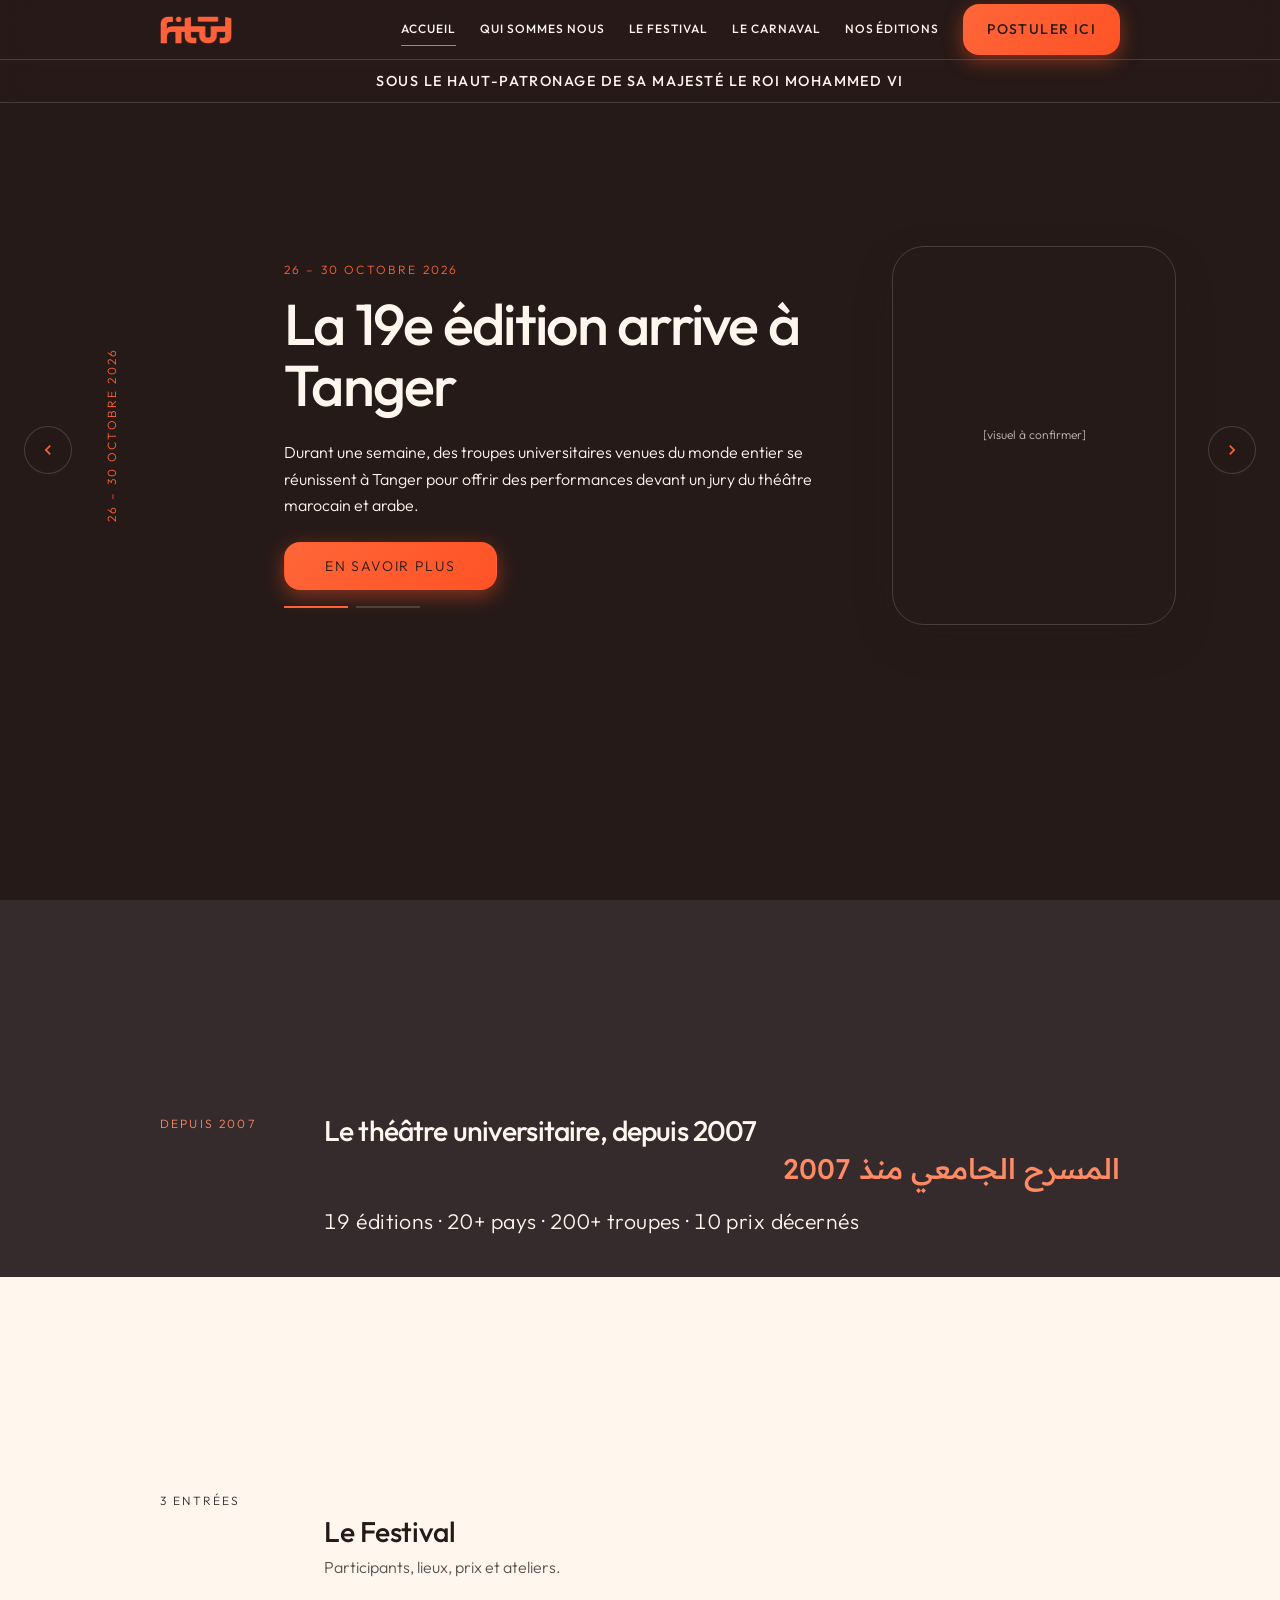
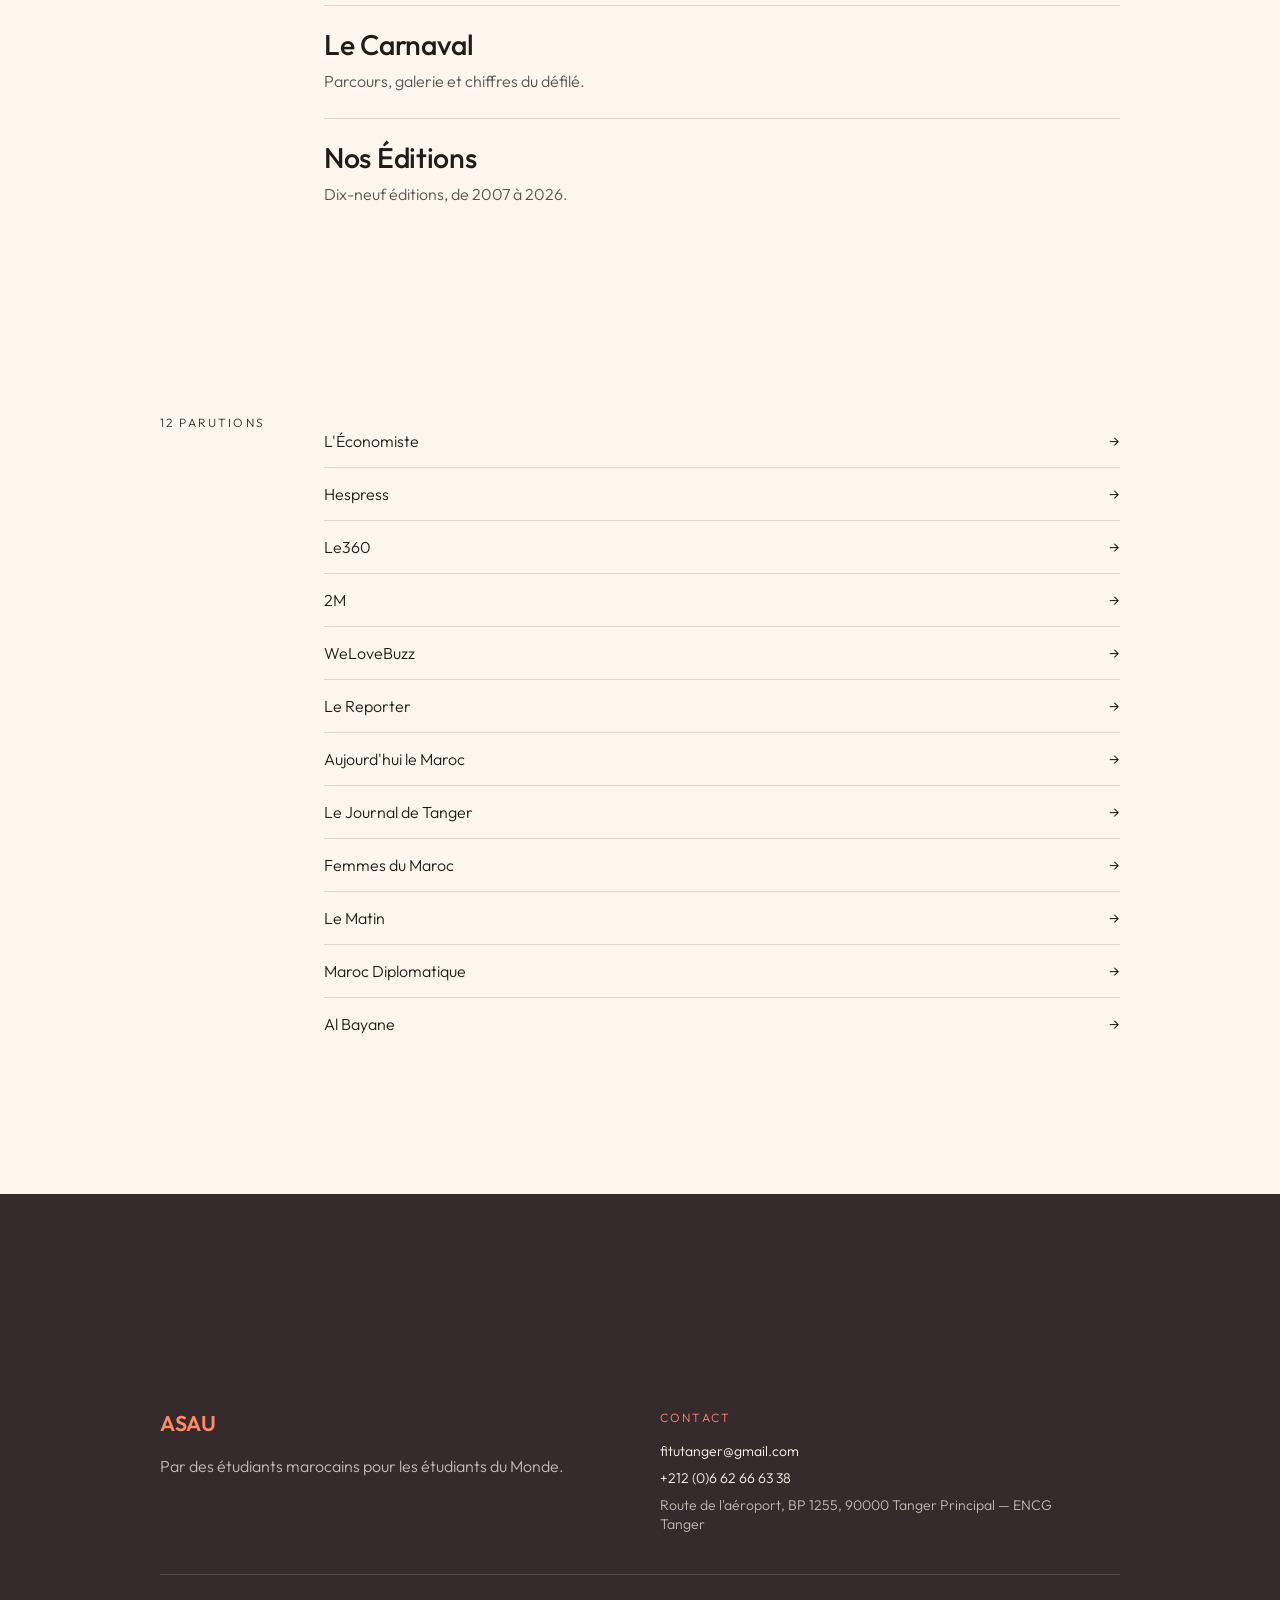
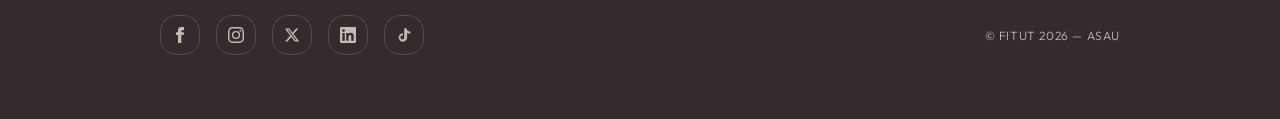
<file: index.html>
<!DOCTYPE html>
<html lang="fr">
<head>
  <meta charset="UTF-8">
  <meta name="viewport" content="width=device-width, initial-scale=1.0, viewport-fit=cover">
  <title>FITUT 2026 — Festival International du Théâtre Universitaire de Tanger</title>
  <meta name="description" content="19e édition du Festival International du Théâtre Universitaire de Tanger, du 26 au 30 octobre 2026. Troupes du monde entier, carnaval, ateliers et compétition officielle.">
  <meta name="robots" content="index, follow">
  <meta name="author" content="Association de l'Action Universitaire (ASAU)">
  <link rel="canonical" href="https://www.fitut.ma/">

  <meta property="og:type" content="website">
  <meta property="og:site_name" content="FITUT">
  <meta property="og:locale" content="fr_MA">
  <meta property="og:title" content="FITUT 2026 — Festival International du Théâtre Universitaire de Tanger">
  <meta property="og:description" content="Du 26 au 30 octobre 2026 à Tanger. Des troupes universitaires du monde entier réunies par la passion du théâtre.">
  <meta property="og:url" content="https://www.fitut.ma/">
  <meta property="og:image" content="https://www.fitut.ma/media/og/accueil.jpg">
  <meta name="twitter:card" content="summary_large_image">

  <link rel="preconnect" href="https://fonts.googleapis.com">
  <link rel="preconnect" href="https://fonts.gstatic.com" crossorigin>
  <link href="https://fonts.googleapis.com/css2?family=Outfit:wght@300;400;500;600&family=Readex+Pro:wght@300;500;600&display=swap" rel="stylesheet">
  <link rel="stylesheet" href="style.css">

  <script type="application/ld+json">
  {
    "@context": "https://schema.org",
    "@type": "Festival",
    "name": "Festival International du Théâtre Universitaire de Tanger",
    "alternateName": "FITUT",
    "url": "https://www.fitut.ma/",
    "startDate": "2026-10-26",
    "endDate": "2026-10-30",
    "eventStatus": "https://schema.org/EventScheduled",
    "eventAttendanceMode": "https://schema.org/OfflineEventAttendanceMode",
    "description": "19e édition du Festival International du Théâtre Universitaire de Tanger : compétition officielle, carnaval, ateliers et hommages.",
    "location": {
      "@type": "Place",
      "name": "Tanger",
      "address": {
        "@type": "PostalAddress",
        "streetAddress": "Route de l'aéroport, BP 1255",
        "addressLocality": "Tanger",
        "postalCode": "90000",
        "addressCountry": "MA"
      }
    },
    "organizer": {
      "@type": "Organization",
      "name": "Association de l'Action Universitaire (ASAU)",
      "url": "https://www.fitut.ma/",
      "email": "fitutanger@gmail.com",
      "telephone": "+212662666338"
    }
  }
  </script>
</head>
<body>

  <a class="skip-link" href="#contenu">Aller au contenu</a>

  <div id="site-header"></div>

  <!-- BANDEAU HAUT-PATRONAGE -->
  <div class="fixed-banner">
    <div class="banner-content">
      Sous le Haut-Patronage de Sa Majesté le Roi Mohammed VI
    </div>
  </div>

  <!-- ============ HERO (LOT 4 phase A, repris) — fil d'annonces, fitut-design §16 ============
       Rendu entièrement par assets/js/annonces.js depuis data/annonces.json : rien de codé
       en dur ici, le nombre de vues vient des données. -->
  <section class="hero registre-encre" id="hero" aria-label="Actualités du festival">
    <div class="hero-fil" id="heroFil"></div>
  </section>

  <main id="contenu">

  <!-- ============ CHIFFRES (LOT 4 phase B, composition B — §16/§23) ============
       Registre rideau : seule interruption de la page, en position unique
       (§6 — jamais deux blocs rideau consécutifs). Relevé cumulé du festival
       (CLAUDE.md §6, « Historique »), pas les chiffres d'une seule édition —
       5 000+ spectateurs (2025) volontairement exclu de ce relevé cumulé.
       Réutilise le format §23 (ligne mono à séparateurs « · ») plutôt qu'un
       9e composant — voir §15 de la skill. -->
  <section class="chiffres-section registre-rideau">
    <div class="grille-regie">
      <div class="marge-regie">
        <p class="surtitre">Depuis 2007</p>
      </div>
      <div class="contenu-regie apparition">
        <!-- Traduction arabe candidate, non validée par un locuteur natif —
             à faire relire par le comité avant mise en ligne (voir échange
             avec l'utilisateur, LOT 4 phase B). Ne pas considérer comme acquise. -->
        <h2 class="titre-bilingue">
          <span lang="fr">Le théâtre universitaire, depuis 2007</span>
          <span lang="ar" dir="rtl">المسرح الجامعي منذ 2007</span><!-- [traduction à valider] -->
        </h2>
        <p class="releve-chiffres"><span class="compteur">19</span> éditions · <span class="compteur">20+</span> pays · <span class="compteur">200+</span> troupes · <span class="compteur">10</span> prix décernés</p>
      </div>
    </div>
  </section>

  <!-- ============ EXPLORER ============
       Registre papier : trois liens vers des pages à lire, pas des images à
       regarder (§15 — sortir de la carte). Descriptifs tirés du contenu réel
       de chaque page (CLAUDE.md §2), pas de superlatif (§35). -->
  <section class="explorer-section registre-papier">
    <div class="grille-regie">
      <div class="marge-regie">
        <p class="surtitre">3 entrées</p>
      </div>
      <div class="contenu-regie apparition">
        <ul class="index-liens">
          <li>
            <a href="le-festival.html">Le Festival</a>
            <span class="index-liens-detail">Participants, lieux, prix et ateliers.</span>
          </li>
          <li>
            <a href="le-carnaval.html">Le Carnaval</a>
            <span class="index-liens-detail">Parcours, galerie et chiffres du défilé.</span>
          </li>
          <li>
            <a href="nos-editions.html">Nos Éditions</a>
            <span class="index-liens-detail">Dix-neuf éditions, de 2007 à 2026.</span>
          </li>
        </ul>
      </div>
    </div>
  </section>

  <!-- ============ PRESSE ============
       Registre papier : liste de références, pas de bandeau de logos
       défilant (§36). Média + lien uniquement — aucun titre d'article ni
       date reconstruits : cette donnée n'est pas confirmée (§35), voir
       CLAUDE.md §7. -->
  <section class="presse-section registre-papier">
    <div class="grille-regie">
      <div class="marge-regie">
        <p class="surtitre">12 parutions</p>
      </div>
      <div class="contenu-regie apparition">
        <ul class="liste-presse">
          <li><a href="https://www.leconomiste.com/flash-infos/diapo-tanger-le-festival-de-theatre-universitaire-demarre-sa-12e-edition" target="_blank" rel="noopener">L'Économiste <span class="liste-presse-fleche" aria-hidden="true">→</span></a></li>
          <li><a href="https://fr.hespress.com/25436-12e-fitu-de-tanger-la-troupe-theatrale-universitaire-de-fes-sadjuge-le-grand-prix.html" target="_blank" rel="noopener">Hespress <span class="liste-presse-fleche" aria-hidden="true">→</span></a></li>
          <li><a href="https://fr.le360.ma/culture/le-fitut-rend-hommage-a-nora-skalli-92713" target="_blank" rel="noopener">Le360 <span class="liste-presse-fleche" aria-hidden="true">→</span></a></li>
          <li><a href="https://2m.ma/fr/programme/pop-up-news-salwa-zarhane-un-talent-en-devenir-20191025/" target="_blank" rel="noopener">2M <span class="liste-presse-fleche" aria-hidden="true">→</span></a></li>
          <li><a href="https://www.welovebuzz.com/fitut-levenement-culturel-qui-depoussiere-le-theatre-universitaire/" target="_blank" rel="noopener">WeLoveBuzz <span class="liste-presse-fleche" aria-hidden="true">→</span></a></li>
          <li><a href="https://www.lereporter.ma/breves-culture/fitut-theatre-universitaire/" target="_blank" rel="noopener">Le Reporter <span class="liste-presse-fleche" aria-hidden="true">→</span></a></li>
          <li><a href="http://aujourdhui.ma/culture/13eme-festival-international-du-theatre-universitaire-de-tanger-cest-parti" target="_blank" rel="noopener">Aujourd'hui le Maroc <span class="liste-presse-fleche" aria-hidden="true">→</span></a></li>
          <li><a href="https://www.lejournaldetanger.com/tombee-de-rideau-sur-la-14eme-edition-du-fitut-le-palmares/" target="_blank" rel="noopener">Le Journal de Tanger <span class="liste-presse-fleche" aria-hidden="true">→</span></a></li>
          <li><a href="https://femmesdumaroc.com/actualite/fitut-voici-le-palmares-71853" target="_blank" rel="noopener">Femmes du Maroc <span class="liste-presse-fleche" aria-hidden="true">→</span></a></li>
          <li><a href="https://lematin.ma/journal/2021/tanger-animee-festival-international-theatre-universitaire/366511.html" target="_blank" rel="noopener">Le Matin <span class="liste-presse-fleche" aria-hidden="true">→</span></a></li>
          <li><a href="https://maroc-diplomatique.net/cloture-de-la-14eme-edition-du-festival-international/" target="_blank" rel="noopener">Maroc Diplomatique <span class="liste-presse-fleche" aria-hidden="true">→</span></a></li>
          <li><a href="https://albayane.press.ma/grand-prix-pour-la-piece-cantico-negro.html" target="_blank" rel="noopener">Al Bayane <span class="liste-presse-fleche" aria-hidden="true">→</span></a></li>
        </ul>
      </div>
    </div>
  </section>

  </main>

  <footer id="site-footer" class="site-footer registre-rideau"></footer>

  <script src="partials.js"></script>
  <script src="assets/js/annonces.js"></script>
  <script src="main.js"></script>
</body>
</html>
</file>
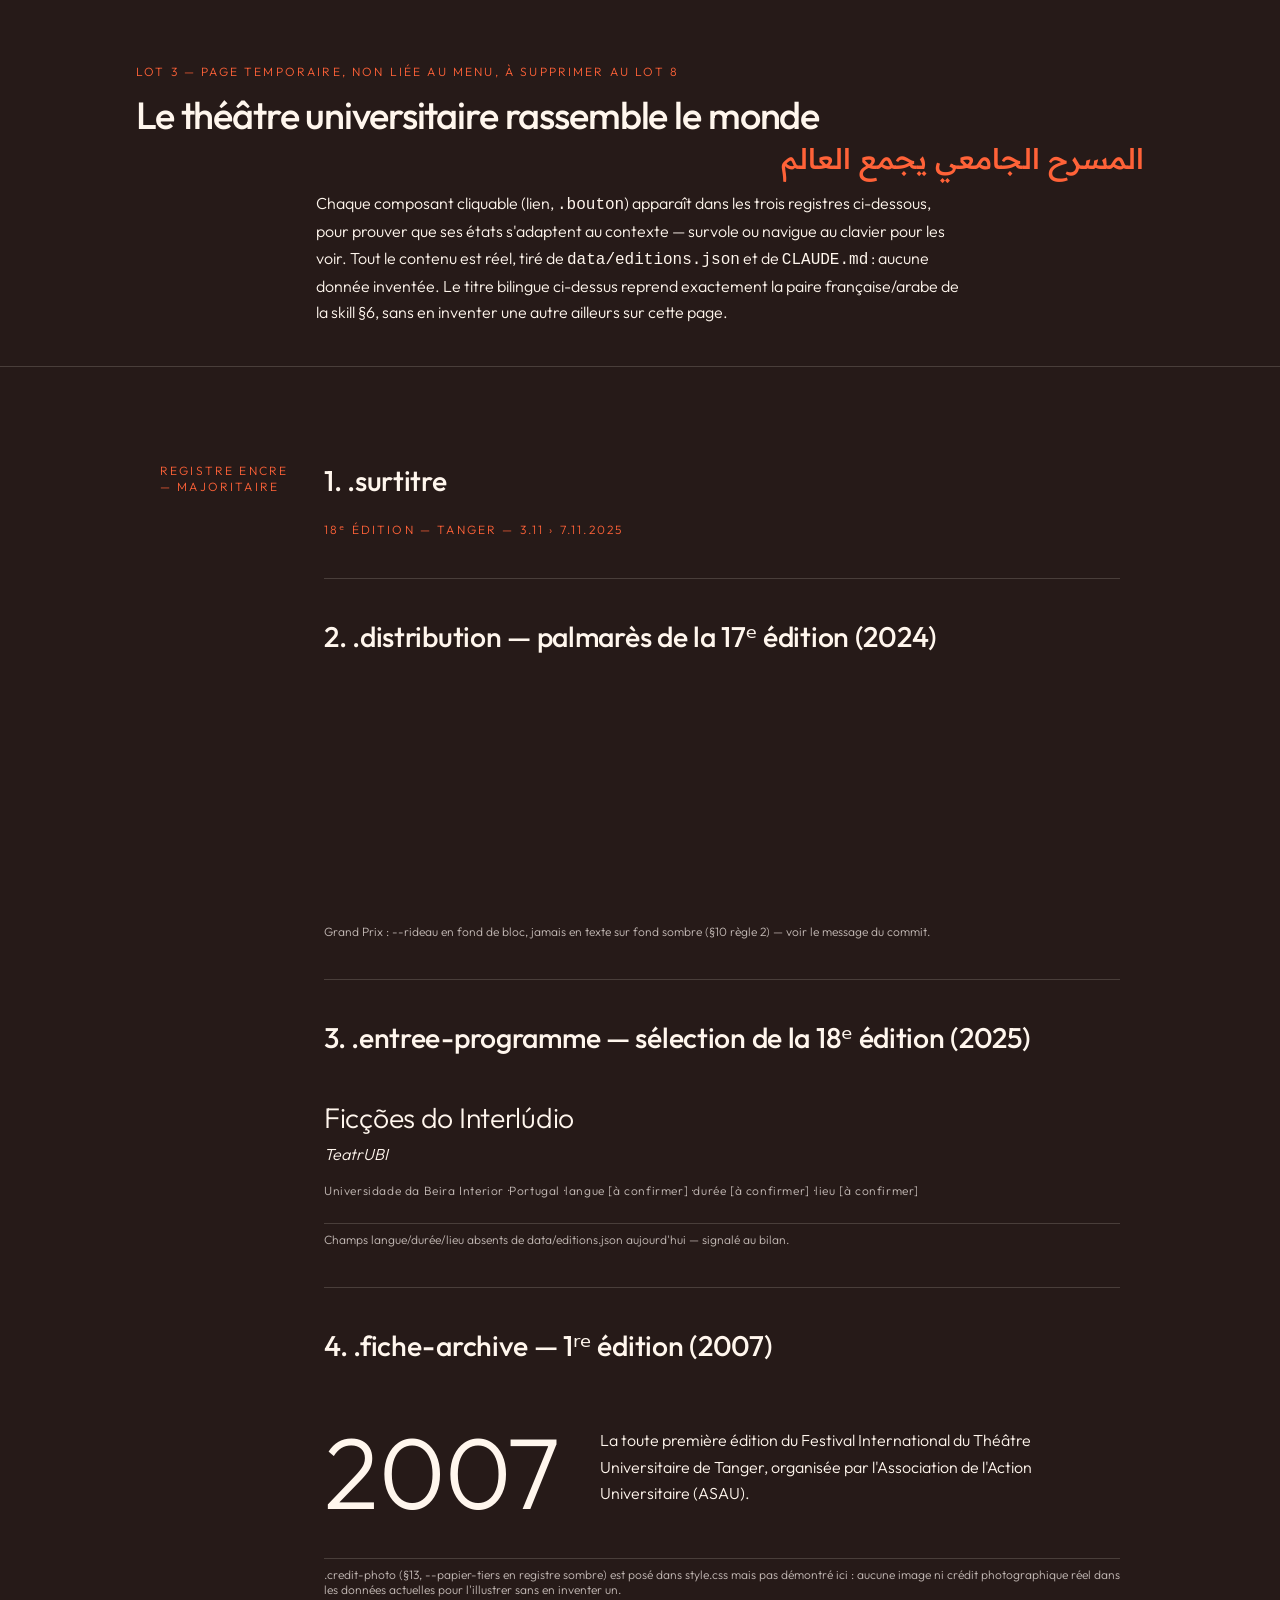
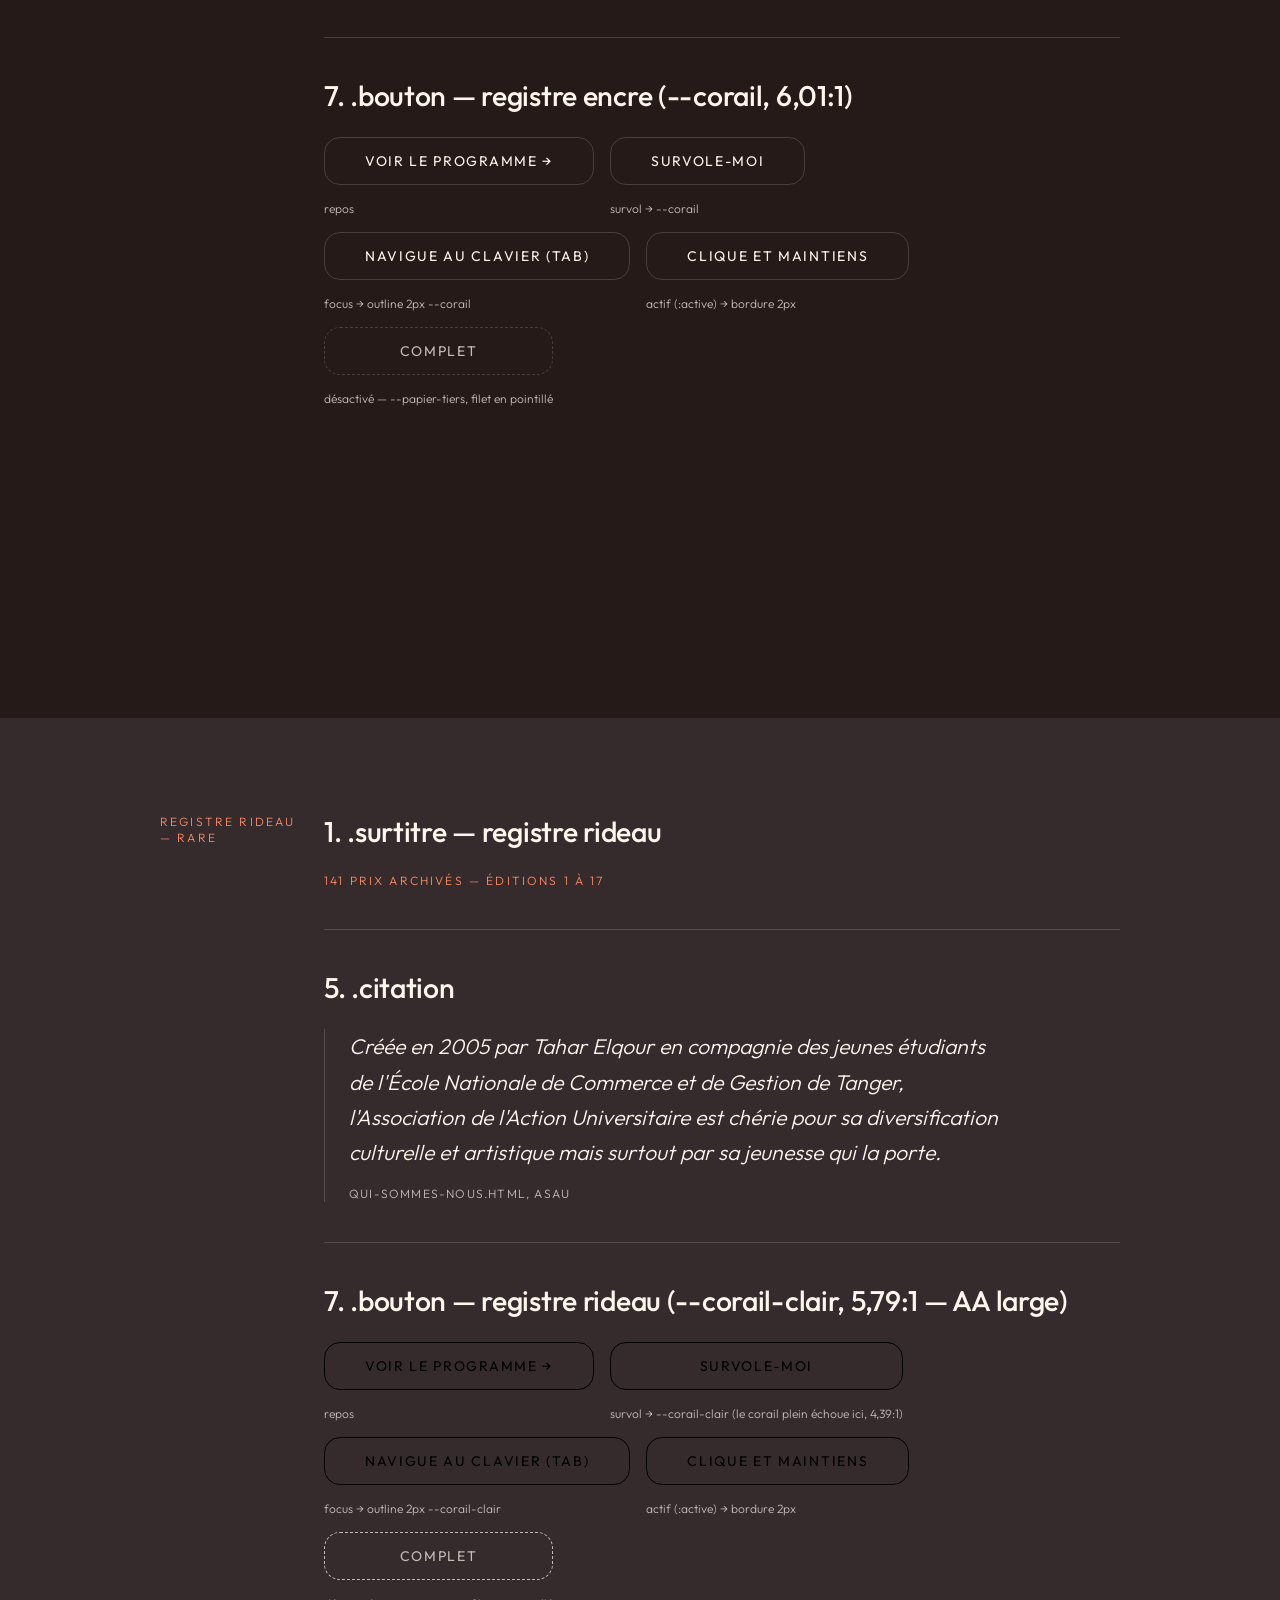
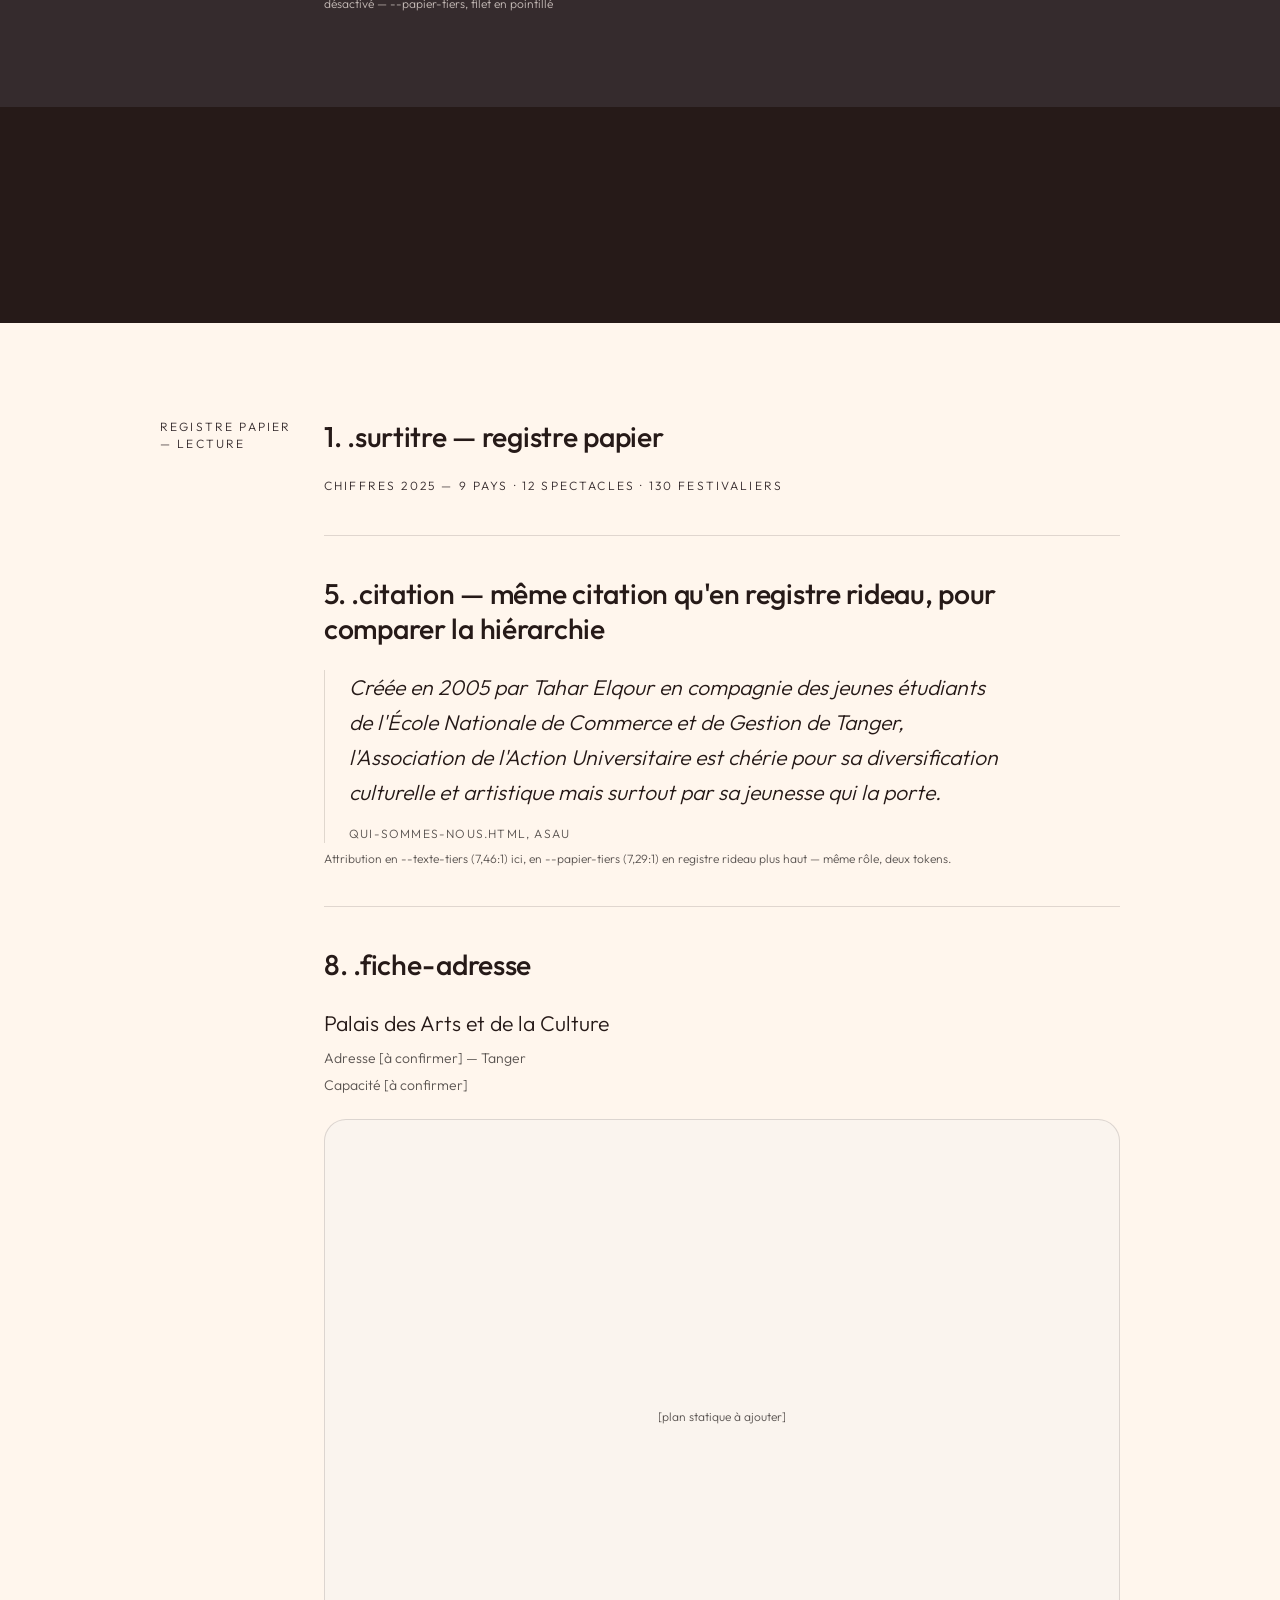
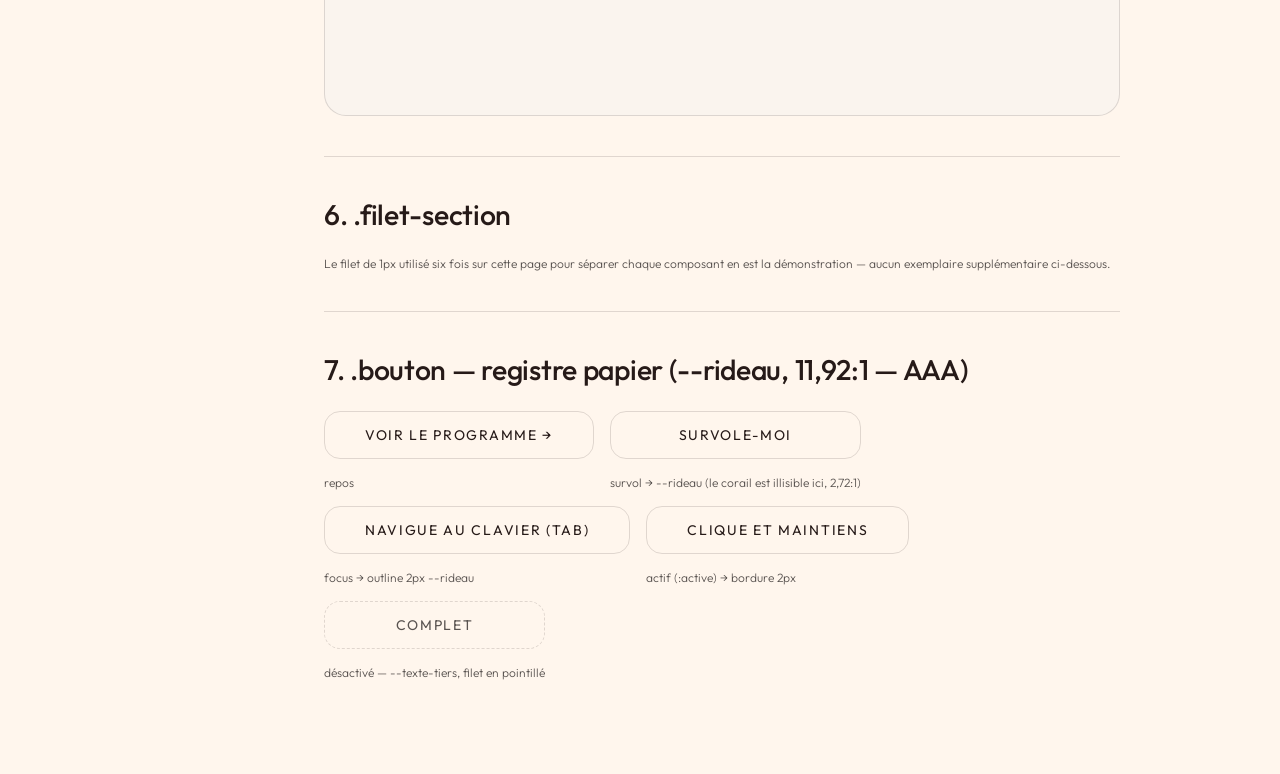
<file: composants.html>
<!DOCTYPE html>
<html lang="fr">
<head>
  <meta charset="UTF-8">
  <meta name="viewport" content="width=device-width, initial-scale=1.0, viewport-fit=cover">
  <title>Démonstration des 8 composants — LOT 3 (page temporaire)</title>
  <meta name="robots" content="noindex, nofollow">

  <!-- Polices : CDN Google Fonts pendant le développement, voir CLAUDE.md §9
       (dette technique). Bascule vers du .woff2 auto-hébergé au LOT 8. -->
  <link rel="preconnect" href="https://fonts.googleapis.com">
  <link rel="preconnect" href="https://fonts.gstatic.com" crossorigin>
  <link href="https://fonts.googleapis.com/css2?family=Outfit:wght@300;400;500;600&family=Readex+Pro:wght@300;500;600&display=swap" rel="stylesheet">
  <link rel="stylesheet" href="style.css">

  <style>
    /* Styles propres à cette page de démonstration uniquement — jamais
       dans style.css, qui ne doit contenir que le système partagé. */
    body { font-family: var(--police-revue); }
    .demo-entete {
      padding: var(--esp-5) var(--esp-2) var(--esp-4);
      border-bottom: 1px solid var(--filet-sombre);
    }
    .demo-entete .titre-bilingue { max-width: var(--largeur-archive); margin: var(--esp-2) auto 0; padding: 0 var(--esp-2); }
    .demo-entete .titre-bilingue [lang="fr"] { font-size: var(--pas-xl); }
    .demo-entete .titre-bilingue [lang="ar"] { font-size: var(--pas-l); }
    .demo-entete p.demo-chapeau {
      max-width: var(--largeur-revue);
      margin: var(--esp-2) auto 0;
      padding: 0 var(--esp-2);
      font-size: var(--pas-base);
      line-height: 1.65;
    }
    .demo-entete .surtitre { max-width: var(--largeur-archive); margin: 0 auto; padding: 0 var(--esp-2); }
    .demo-titre-composant {
      font-family: var(--police-affiche);
      font-size: var(--pas-l);
      letter-spacing: -0.01em;
      margin-bottom: var(--esp-3);
    }
    .demo-bloc + .demo-bloc { margin-top: var(--esp-5); }
    .demo-boutons { display: flex; flex-wrap: wrap; gap: var(--esp-2); align-items: center; }
    .demo-etat-label {
      display: block;
      margin-top: var(--esp-1);
      font-family: var(--police-donnees);
      font-size: var(--pas-xs);
    }
    .registre-papier .demo-etat-label { color: var(--texte-tiers); } /* 7,46:1, AAA */
    .registre-encre .demo-etat-label,
    .registre-rideau .demo-etat-label { color: var(--papier-tiers); } /* 9,99:1 encre, 7,29:1 rideau */
    .demo-piece { display: flex; flex-direction: column; gap: var(--esp-1); }
    /* .skip-link vient de l'ancien système (--charcoal/--cream) : réaligné
       ici sur les tokens de cette page, pas dans style.css. */
    .skip-link:focus { background: var(--encre-nuit); color: var(--papier); }
  </style>
</head>
<body>

  <a class="skip-link" href="#contenu">Aller au contenu</a>

  <!-- ============ EN-TÊTE DE LA DÉMONSTRATION (registre encre) ============ -->
  <header class="demo-entete registre-encre">
    <p class="surtitre">LOT 3 — page temporaire, non liée au menu, à supprimer au LOT 8</p>
    <h1 class="titre-bilingue">
      <span lang="fr">Le théâtre universitaire rassemble le monde</span>
      <span lang="ar" dir="rtl">المسرح الجامعي يجمع العالم</span>
    </h1>
    <p class="demo-chapeau">Chaque composant cliquable (lien, <code>.bouton</code>) apparaît dans les
      trois registres ci-dessous, pour prouver que ses états s'adaptent au contexte — survole ou
      navigue au clavier pour les voir. Tout le contenu est réel, tiré de
      <code>data/editions.json</code> et de <code>CLAUDE.md</code> : aucune donnée inventée. Le
      titre bilingue ci-dessus reprend exactement la paire française/arabe de la skill §6, sans
      en inventer une autre ailleurs sur cette page.</p>
  </header>

  <main id="contenu">

  <!-- ============ REGISTRE ENCRE — majoritaire ============ -->
  <section class="section-demo registre-encre">
    <div class="grille-regie">
      <div class="marge-regie">
        <p class="surtitre">Registre encre — majoritaire</p>
      </div>
      <div class="contenu-regie">

        <div class="demo-bloc">
          <h2 class="demo-titre-composant">1. .surtitre</h2>
          <p class="surtitre">18ᵉ édition — Tanger — 3.11 › 7.11.2025</p>
        </div>

        <hr class="filet-section">

        <div class="demo-bloc">
          <h2 class="demo-titre-composant">2. .distribution — palmarès de la 17ᵉ édition (2024)</h2>
          <dl class="distribution">
            <div class="distribution-ligne distribution-ligne--grand-prix">
              <dt>Grand Prix du Festival</dt>
              <dd>« <span lang="ar" dir="rtl">مسرحية Zucco</span> » — Institut Supérieur d'Art Dramatique
                et d'Animation Culturelle (ISADAC), Rabat</dd>
            </div>
            <div class="distribution-ligne">
              <dt>Prix du Jury</dt>
              <dd>Troupe de l'Université Ain Shams pour «
                <span lang="ar" dir="rtl">حدث صدفة في مكان ما</span> », Égypte</dd>
            </div>
            <div class="distribution-ligne">
              <dt>Prix des Droits de l'Homme</dt>
              <dd>« <span lang="ar" dir="rtl">مسرحية الخادمتان</span> » — Université Abdelmalek
                Essaâdi, Tanger</dd>
            </div>
          </dl>
          <p class="demo-etat-label">Grand Prix : --rideau en fond de bloc, jamais en texte sur fond
            sombre (§10 règle 2) — voir le message du commit.</p>
        </div>

        <hr class="filet-section">

        <div class="demo-bloc">
          <h2 class="demo-titre-composant">3. .entree-programme — sélection de la 18ᵉ édition (2025)</h2>
          <a class="entree-programme entree-programme-lien" href="edition.html?n=18">
            <p class="entree-programme-titre">Ficções do Interlúdio</p>
            <p class="entree-programme-traduction">TeatrUBI</p>
            <p class="entree-programme-meta">
              <span>Universidade da Beira Interior</span>
              <span>Portugal</span>
              <span>langue [à confirmer]</span>
              <span>durée [à confirmer]</span>
              <span>lieu [à confirmer]</span>
            </p>
          </a>
          <p class="demo-etat-label">Champs langue/durée/lieu absents de data/editions.json aujourd'hui — signalé au bilan.</p>
        </div>

        <hr class="filet-section">

        <div class="demo-bloc">
          <h2 class="demo-titre-composant">4. .fiche-archive — 1ʳᵉ édition (2007)</h2>
          <div class="fiche-archive">
            <p class="fiche-archive-annee">2007</p>
            <div class="fiche-archive-corps">
              <p>La toute première édition du Festival International du Théâtre Universitaire
                de Tanger, organisée par l'Association de l'Action Universitaire (ASAU).</p>
            </div>
          </div>
          <p class="demo-etat-label">.credit-photo (§13, --papier-tiers en registre sombre) est posé
            dans style.css mais pas démontré ici : aucune image ni crédit photographique réel dans
            les données actuelles pour l'illustrer sans en inventer un.</p>
        </div>

        <hr class="filet-section">

        <div class="demo-bloc">
          <h2 class="demo-titre-composant">7. .bouton — registre encre (--corail, 6,01:1)</h2>
          <div class="demo-boutons">
            <div class="demo-piece">
              <button type="button" class="bouton">Voir le programme →</button>
              <span class="demo-etat-label">repos</span>
            </div>
            <div class="demo-piece">
              <button type="button" class="bouton">Survole-moi</button>
              <span class="demo-etat-label">survol → --corail</span>
            </div>
            <div class="demo-piece">
              <button type="button" class="bouton">Navigue au clavier (Tab)</button>
              <span class="demo-etat-label">focus → outline 2px --corail</span>
            </div>
            <div class="demo-piece">
              <button type="button" class="bouton">Clique et maintiens</button>
              <span class="demo-etat-label">actif (:active) → bordure 2px</span>
            </div>
            <div class="demo-piece">
              <button type="button" class="bouton" aria-disabled="true">Complet</button>
              <span class="demo-etat-label">désactivé — --papier-tiers, filet en pointillé</span>
            </div>
          </div>
        </div>

      </div>
    </div>
  </section>

  <!-- ============ REGISTRE RIDEAU — rare, interruption ============ -->
  <section class="section-demo registre-rideau">
    <div class="grille-regie">
      <div class="marge-regie">
        <p class="surtitre">Registre rideau — rare</p>
      </div>
      <div class="contenu-regie">

        <div class="demo-bloc">
          <h2 class="demo-titre-composant">1. .surtitre — registre rideau</h2>
          <p class="surtitre">141 prix archivés — éditions 1 à 17</p>
        </div>

        <hr class="filet-section">

        <div class="demo-bloc">
          <h2 class="demo-titre-composant">5. .citation</h2>
          <blockquote class="citation">
            <p>Créée en 2005 par Tahar Elqour en compagnie des jeunes étudiants de l'École
              Nationale de Commerce et de Gestion de Tanger, l'Association de l'Action
              Universitaire est chérie pour sa diversification culturelle et artistique
              mais surtout par sa jeunesse qui la porte.</p>
            <cite>qui-sommes-nous.html, ASAU</cite>
          </blockquote>
        </div>

        <hr class="filet-section">

        <div class="demo-bloc">
          <h2 class="demo-titre-composant">7. .bouton — registre rideau (--corail-clair, 5,79:1 — AA large)</h2>
          <div class="demo-boutons">
            <div class="demo-piece">
              <button type="button" class="bouton">Voir le programme →</button>
              <span class="demo-etat-label">repos</span>
            </div>
            <div class="demo-piece">
              <button type="button" class="bouton">Survole-moi</button>
              <span class="demo-etat-label">survol → --corail-clair (le corail plein échoue ici, 4,39:1)</span>
            </div>
            <div class="demo-piece">
              <button type="button" class="bouton">Navigue au clavier (Tab)</button>
              <span class="demo-etat-label">focus → outline 2px --corail-clair</span>
            </div>
            <div class="demo-piece">
              <button type="button" class="bouton">Clique et maintiens</button>
              <span class="demo-etat-label">actif (:active) → bordure 2px</span>
            </div>
            <div class="demo-piece">
              <button type="button" class="bouton" aria-disabled="true">Complet</button>
              <span class="demo-etat-label">désactivé — --papier-tiers, filet en pointillé</span>
            </div>
          </div>
        </div>

      </div>
    </div>
  </section>

  <!-- ============ REGISTRE PAPIER — lecture ============ -->
  <section class="section-demo registre-papier">
    <div class="grille-regie">
      <div class="marge-regie">
        <p class="surtitre">Registre papier — lecture</p>
      </div>
      <div class="contenu-regie">

        <div class="demo-bloc">
          <h2 class="demo-titre-composant">1. .surtitre — registre papier</h2>
          <p class="surtitre">Chiffres 2025 — 9 pays · 12 spectacles · 130 festivaliers</p>
        </div>

        <hr class="filet-section">

        <div class="demo-bloc">
          <h2 class="demo-titre-composant">5. .citation — même citation qu'en registre rideau, pour comparer la hiérarchie</h2>
          <blockquote class="citation">
            <p>Créée en 2005 par Tahar Elqour en compagnie des jeunes étudiants de l'École
              Nationale de Commerce et de Gestion de Tanger, l'Association de l'Action
              Universitaire est chérie pour sa diversification culturelle et artistique
              mais surtout par sa jeunesse qui la porte.</p>
            <cite>qui-sommes-nous.html, ASAU</cite>
          </blockquote>
          <p class="demo-etat-label">Attribution en --texte-tiers (7,46:1) ici, en --papier-tiers
            (7,29:1) en registre rideau plus haut — même rôle, deux tokens.</p>
        </div>

        <hr class="filet-section">

        <div class="demo-bloc">
          <h2 class="demo-titre-composant">8. .fiche-adresse</h2>
          <dl class="fiche-adresse">
            <dt>Palais des Arts et de la Culture</dt>
            <dd>Adresse [à confirmer] — Tanger</dd>
            <dd>Capacité [à confirmer]</dd>
          </dl>
          <div class="fiche-adresse-plan" role="img" aria-label="Plan statique à ajouter">
            [plan statique à ajouter]
          </div>
        </div>

        <hr class="filet-section">

        <div class="demo-bloc">
          <h2 class="demo-titre-composant">6. .filet-section</h2>
          <p class="demo-etat-label">
            Le filet de 1px utilisé six fois sur cette page pour séparer chaque composant en
            est la démonstration — aucun exemplaire supplémentaire ci-dessous.
          </p>
        </div>

        <hr class="filet-section">

        <div class="demo-bloc">
          <h2 class="demo-titre-composant">7. .bouton — registre papier (--rideau, 11,92:1 — AAA)</h2>
          <div class="demo-boutons">
            <div class="demo-piece">
              <button type="button" class="bouton">Voir le programme →</button>
              <span class="demo-etat-label">repos</span>
            </div>
            <div class="demo-piece">
              <button type="button" class="bouton">Survole-moi</button>
              <span class="demo-etat-label">survol → --rideau (le corail est illisible ici, 2,72:1)</span>
            </div>
            <div class="demo-piece">
              <button type="button" class="bouton">Navigue au clavier (Tab)</button>
              <span class="demo-etat-label">focus → outline 2px --rideau</span>
            </div>
            <div class="demo-piece">
              <button type="button" class="bouton">Clique et maintiens</button>
              <span class="demo-etat-label">actif (:active) → bordure 2px</span>
            </div>
            <div class="demo-piece">
              <button type="button" class="bouton" aria-disabled="true">Complet</button>
              <span class="demo-etat-label">désactivé — --texte-tiers, filet en pointillé</span>
            </div>
          </div>
        </div>

      </div>
    </div>
  </section>

  </main>

</body>
</html>
</file>
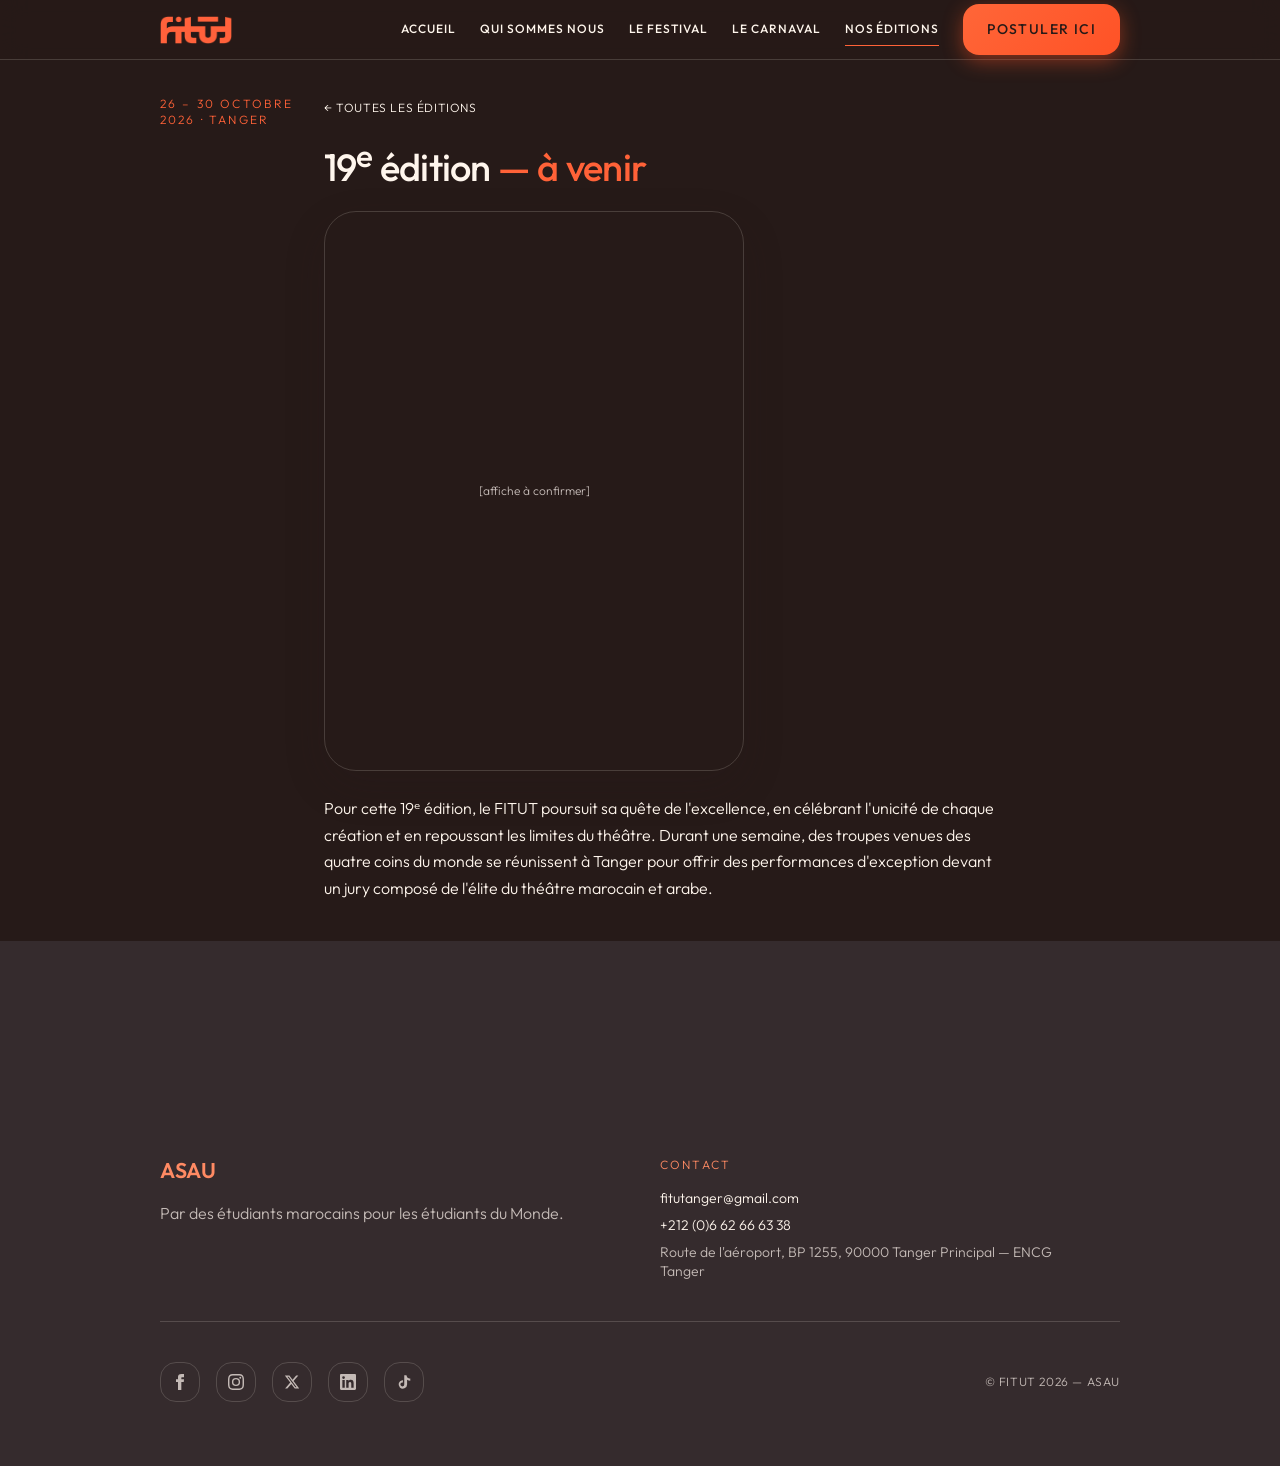
<file: edition.html>
<!DOCTYPE html>
<html lang="fr">
<head>
  <meta charset="UTF-8">
  <meta name="viewport" content="width=device-width, initial-scale=1.0, viewport-fit=cover">
  <title>Édition du FITUT — Festival International du Théâtre Universitaire de Tanger</title>
  <meta name="description" content="Palmarès, sélection officielle, hommages et temps forts de cette édition du Festival International du Théâtre Universitaire de Tanger.">
  <meta name="robots" content="index, follow">
  <!-- canonical et og:title sont injectés par assets/js/editions.js selon l'édition affichée -->
  <link rel="canonical" href="https://www.fitut.ma/nos-editions.html">
  <meta property="og:title" content="Édition du FITUT — Festival International du Théâtre Universitaire de Tanger">

  <meta property="og:type" content="article">
  <meta property="og:site_name" content="FITUT">
  <meta property="og:locale" content="fr_MA">
  <meta name="twitter:card" content="summary_large_image">

  <link rel="preconnect" href="https://fonts.googleapis.com">
  <link rel="preconnect" href="https://fonts.gstatic.com" crossorigin>
  <link href="https://fonts.googleapis.com/css2?family=Outfit:wght@300;400;500;600&family=Readex+Pro:wght@300;500;600&display=swap" rel="stylesheet">
  <link rel="stylesheet" href="style.css">
</head>
<body>

  <div id="site-header"></div>

  <main id="edition-detail" aria-live="polite">
    <div class="container chargement-page">
      <p class="loading-msg">Chargement de l'édition…</p>
    </div>
  </main>

  <footer id="site-footer" class="site-footer registre-rideau"></footer>

  <script src="partials.js"></script>
  <script src="assets/js/editions.js"></script>
  <script src="main.js"></script>
</body>
</html>
</file>
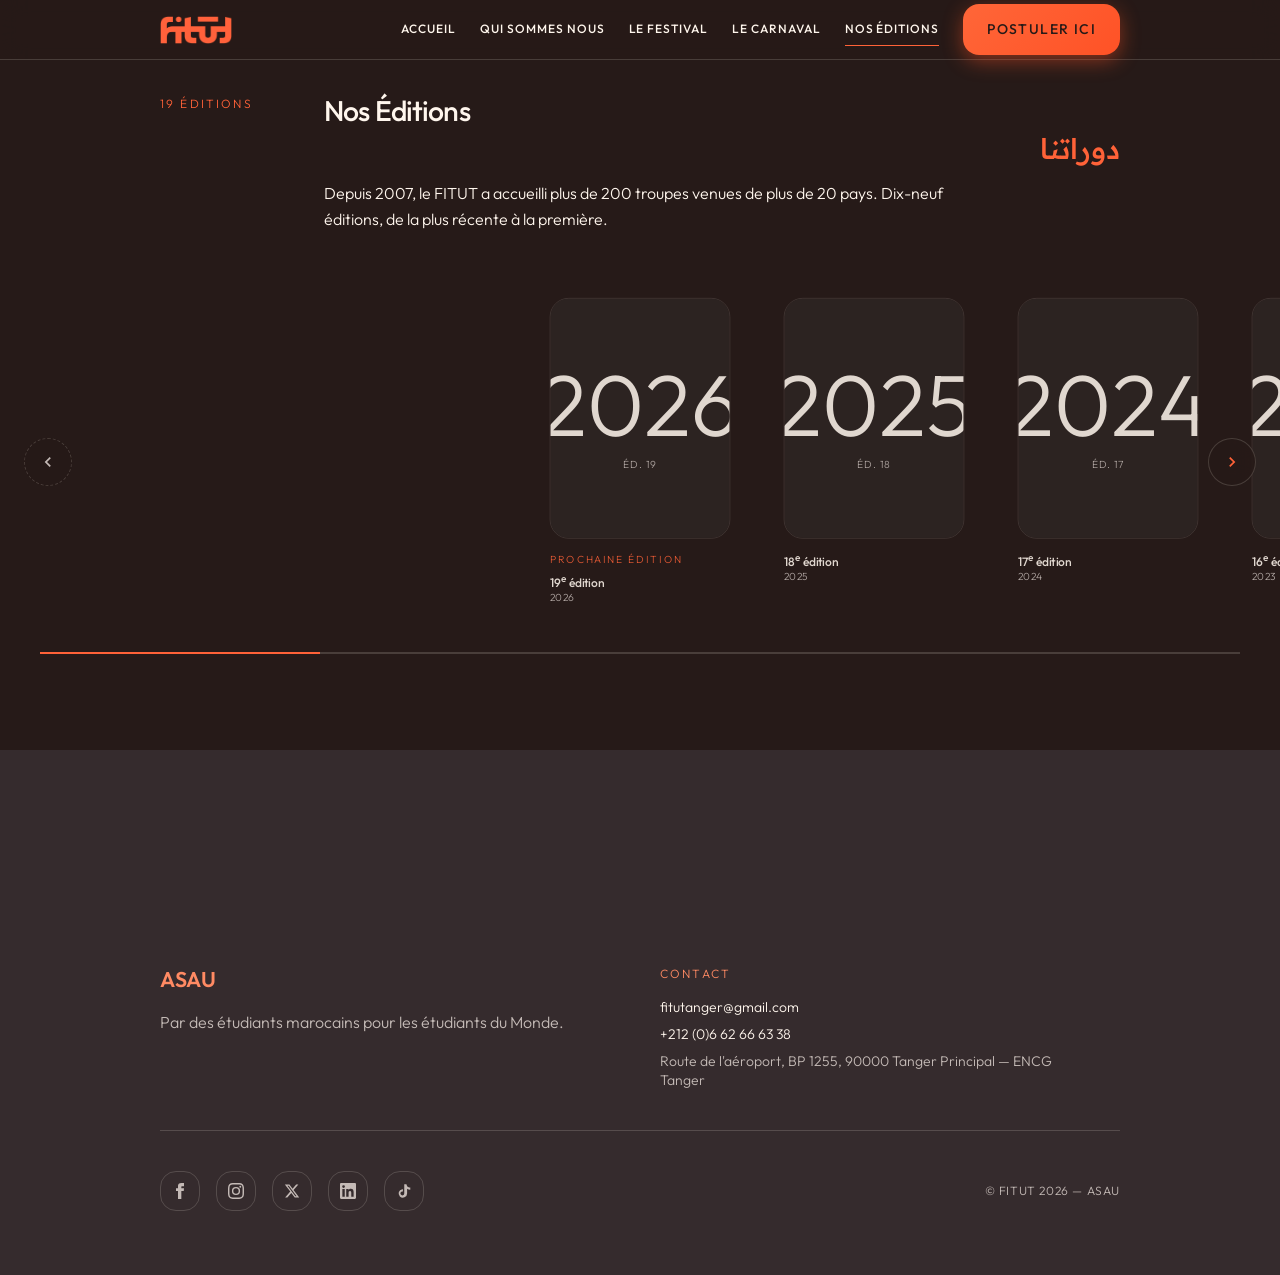
<file: nos-editions.html>
<!DOCTYPE html>
<html lang="fr">
<head>
  <meta charset="UTF-8">
  <meta name="viewport" content="width=device-width, initial-scale=1.0, viewport-fit=cover">
  <title>Nos Éditions — 19 ans de théâtre universitaire à Tanger | FITUT</title>
  <meta name="description" content="Découvrez les 19 éditions du Festival International du Théâtre Universitaire de Tanger depuis 2007 : palmarès complets, troupes participantes, hommages et temps forts.">
  <meta name="robots" content="index, follow">
  <link rel="canonical" href="https://www.fitut.ma/nos-editions.html">

  <meta property="og:type" content="website">
  <meta property="og:site_name" content="FITUT">
  <meta property="og:locale" content="fr_MA">
  <meta property="og:title" content="Nos Éditions — 19 ans de théâtre universitaire à Tanger">
  <meta property="og:description" content="Palmarès complets, troupes participantes et hommages des 19 éditions du FITUT depuis 2007.">
  <meta property="og:url" content="https://www.fitut.ma/nos-editions.html">
  <meta name="twitter:card" content="summary_large_image">

  <link rel="preconnect" href="https://fonts.googleapis.com">
  <link rel="preconnect" href="https://fonts.gstatic.com" crossorigin>
  <link href="https://fonts.googleapis.com/css2?family=Outfit:wght@300;400;500;600&family=Readex+Pro:wght@300;500;600&display=swap" rel="stylesheet">
  <link rel="stylesheet" href="style.css">
</head>
<body>

  <div id="site-header"></div>

  <main id="contenu">

  <!-- ============ INTRO (LOT 5a, §24) ============ -->
  <section class="editions-intro registre-encre">
    <div class="grille-regie">
      <div class="marge-regie"><p class="surtitre">19 éditions</p></div>
      <div class="contenu-regie apparition">
        <!-- Traduction arabe candidate, non validée par un locuteur natif —
             à faire relire par le comité avant mise en ligne. Ne pas
             considérer comme acquise (voir CLAUDE.md §7). -->
        <h1 class="titre-bilingue">
          <span lang="fr">Nos Éditions</span>
          <span lang="ar" dir="rtl">دوراتنا</span><!-- [traduction à valider] -->
        </h1>
        <p class="editions-intro-texte">Depuis 2007, le FITUT a accueilli plus de 200 troupes venues de plus de 20 pays. Dix-neuf éditions, de la plus récente à la première.</p>
      </div>
    </div>
  </section>

  <!-- ============ BANDE HORIZONTALE D'AFFICHES (LOT 5 révisé, §24) ============
       Plus de 6 entrées : bande horizontale plutôt qu'une frise
       verticale, qui enterrerait les éditions anciennes sous le
       défilement. Rendu entièrement par assets/js/editions.js
       (renderBande) depuis data/editions.json : rien de codé en dur
       ici, y compris le filet de progression sous la bande. Chaque
       entrée est un lien entier vers edition.html — pas de panneau ni
       de modale, qui dupliquerait une page déjà indexable. -->
  <section class="bande-editions registre-encre" aria-label="Chronologie des éditions">
    <div id="editions-grid" aria-live="polite">
      <p class="loading-msg">Chargement des éditions…</p>
    </div>
  </section>

  </main>

  <footer id="site-footer" class="site-footer registre-rideau"></footer>

  <script src="partials.js"></script>
  <script src="assets/js/editions.js"></script>
  <script src="main.js"></script>
</body>
</html>
</file>
<file: style.css>
/* =========================================
   FITUT — Feuille de style globale

   Système à trois registres (encre / rideau / papier), voir
   .claude/skills/fitut-design/SKILL.md — source de vérité de toute
   décision visuelle. Les 7 pages du site et composants.html s'y
   conforment intégralement depuis la migration de le-carnaval.html
   (LOT 6c) : l'ancien système (crème / charbon / or, Cormorant +
   Montserrat) a disparu avec la dernière page qui en dépendait, tokens
   compris.

   Palette dérivée de l'UI Fiteat (branche ui-fiteat, validée par le
   comité) depuis le commit « Tokens » — remplace la dérivation depuis
   le seul logo officiel qui prévalait jusque-là. Noms de tokens
   inchangés, seules leurs valeurs le sont (§10).
   ========================================= */

:root {
  /* --nav-h : valeur mobile par défaut (mobile-first, §30) ; relevée à
     60px dès 1024px près du bloc #navbar ci-dessous, plutôt que dans un
     @media (max-width) interdit en code neuf. Sert aussi au calcul de
     hauteur du hero. */
  --nav-h: 54px;

  /* ==========================================================
     NOUVEAU SYSTÈME — trois registres, palette du logo officiel
     fitut-design SKILL.md : axes verrouillés, ne pas modifier
     sans revalider la skill (§0 — axes verrouillés / axes libres).
     ========================================================== */

  /* ---------- Couleurs (§10) — dérivées de l'UI Fiteat, validée par le
     comité (commit « ui-fiteat » — remplace la dérivation depuis le seul
     logo officiel qui prévalait jusqu'ici). Tous les contrastes recalculés
     à la formule WCAG, pas repris tels quels : plusieurs valeurs de
     départ de Fiteat échouaient (voir --texte-tiers, --papier-tiers). ---------- */
  /* Primaire : l'encre — base majoritaire, on regarde */
  --encre-nuit:     #261A18;  /* brun sombre Fiteat */
  --encre-coulisse: #2D2523;  /* surfaces secondaires sur fond sombre */

  /* Secondaire : les surfaces */
  --rideau:         #352B2D;  /* brun moyen des sections Fiteat — interruptions, Grand Prix (§26) */
  --rideau-profond: #221B1D;  /* variante pour aplats denses, dérivée à ~65% comme l'ancienne, inutilisée pour l'instant */
  --papier:         #FFF6ED;  /* crème chaud Fiteat — registre de lecture, on lit */
  --papier-ombre:   #FAF4EE;  /* aplats secondaires sur papier */

  /* Accent : le corail Fiteat — sur fond sombre UNIQUEMENT (2,79:1 sur --papier, échec, vérifié) */
  --corail:         #FF6238;  /* registre encre : 5,68:1 */
  --corail-clair:   #FF8A63;  /* inchangé : encore 5,91:1 sur le nouveau --rideau, AA */

  /* Nouveaux accents Fiteat, absents du système précédent */
  --jaune:          #FFF199;  /* accent secondaire, blocs d'exploration */
  --degrade-corail: linear-gradient(135deg, #FF6638 0%, #FF5226 100%); /* boutons principaux uniquement — §36 */

  /* Texte sur papier */
  --texte:          #261A18;  /* 15,81:1 sur --papier */
  /* --texte-tiers : #7E7572 (Fiteat) ne fait que 4,21:1 sur --papier, sous
     le seuil AA (4,5:1) pour du texte courant — assombri jusqu'à AAA. */
  --texte-tiers:    #595350;  /* 7,08:1 sur --papier, AAA */

  /* Texte secondaire sur fond sombre — seul moyen d'obtenir une hiérarchie
     de texte en registre encre/rideau, opacity étant interdit sur du texte.
     Recalculé (pas dans Fiteat, qui n'a pas de fond sombre à ce rôle) pour
     AAA sur --encre-nuit ET --rideau, le plus contraignant des deux. */
  --papier-tiers:   #C4BAB6;  /* 8,88:1 sur --encre-nuit, 7,2:1 sur --rideau */

  /* Filets — séparateur autorisé, jamais d'ombre */
  --filet-sombre:   rgba(255, 246, 237, 0.16); /* sur fond --encre-nuit/--rideau */
  --filet-clair:    rgba(38, 26, 24, 0.14);    /* sur fond --papier */

  /* Voile des barres fixes (§17) — --encre-nuit translucide, exception unique
     à l'interdit général de transparence empilée (§10). 82 % est un plancher
     calculé, pas un réglage esthétique : composé sur du blanc pur (le pire
     cas), --papier y garde 8,96:1 — vérifié par calcul, pas supposé (recalculé
     avec le nouveau --encre-nuit : 9,4:1 avec l'ancien, toujours AAA). Se
     densifie légèrement au défilement (0,82 → 0,92), jamais en dessous de 0,80
     (8,4:1 au plancher, encore AAA). */
  --voile-barre:        rgba(38, 26, 24, 0.82);
  --voile-barre-dense:  rgba(38, 26, 24, 0.92);
  --voile-barre-repli:  rgba(38, 26, 24, 0.94); /* @supports sans backdrop-filter */

  /* ---------- Typographie — familles (§9) ----------
     UI Fiteat (commit « polices ») : Outfit remplace Readex Pro/Literata/
     IBM Plex Mono pour les trois rôles latins — Fiteat n'a qu'une seule
     famille, différenciée par graisse et letter-spacing au point d'usage,
     pas par un dessin différent par rôle. Readex Pro reste seule pour
     l'arabe : Outfit n'en a pas. Conséquence directe, à faire remonter au
     comité (voir le commit) : la ligne bilingue (§6) ne partage plus un
     seul dessin entre français et arabe — Outfit et Readex Pro sont deux
     familles distinctes, la parité n'est plus visuelle, seulement de
     traitement (même échelle, même emplacement). PAS Paris2024 : fonte
     propriétaire des Jeux de Paris 2024, chargée dans Fiteat depuis un
     site de redistribution non autorisée — risque juridique réel sur un
     site sous Haut Patronage Royal. */
  --police-affiche: 'Outfit', system-ui, sans-serif;
  --police-revue:   'Outfit', system-ui, sans-serif;
  --police-donnees: 'Outfit', system-ui, sans-serif;
  --police-arabe:   'Readex Pro', 'Noto Naskh Arabic', sans-serif;

  /* ---------- Typographie — échelle, ratio 1,333 (quarte juste) (§9) ---------- */
  --pas-xs:   0.750rem;   /* surtitres, crédits */
  --pas-s:    0.875rem;   /* métadonnées */
  --pas-base: 1rem;       /* texte courant */
  --pas-m:    1.333rem;   /* chapeaux */
  --pas-l:    1.777rem;   /* titres de section */
  --pas-xl:   2.369rem;   /* titres de page */
  --pas-2xl:  clamp(3rem, 9vw, 6.313rem);    /* affiche */
  --pas-3xl:  clamp(4rem, 16vw, 11.22rem);   /* hero */

  /* ---------- Typographie — interlignage, jamais d'héritage (§9) ---------- */
  --interligne-serre:   1.05;   /* titres d'affiche — échelle d'affiche, composition compacte */
  --interligne-donnees: 1.35;   /* surtitres, distributions, métadonnées */
  --interligne-lecture: 1.65;   /* texte de revue */

  /* ---------- Grilles — largeurs de contenu par registre (§11) ---------- */
  --largeur-revue:   680px;   /* lecture longue */
  --largeur-archive: 1040px;  /* listes, tableaux, programme */
  --largeur-affiche: 100%;    /* pleine largeur, sans marge */
  --marge-regie-tablette: 88px;
  --marge-regie-desktop:  140px;

  /* ---------- Espacements — base 8, sauts francs (§12) ---------- */
  --esp-1: 8px;
  --esp-2: 16px;
  --esp-3: 24px;
  --esp-4: 40px;
  --esp-5: 64px;
  --esp-6: 96px;
  --esp-7: 144px;   /* entre sections */
  --esp-8: 216px;   /* bascule encre ↔ rideau ↔ papier */

  /* ---------- Rayons (§6, §7) — UI Fiteat, commit « rayons et ombres ».
     Remplace l'échelle 4/8/12px posée au commit « barres translucides »,
     jamais appliquée en CSS (seulement documentée) : celle-ci l'est,
     partout où un élément est bordé, rempli ou cadré. Les filets de
     séparation et les barres fixes (#navbar, .bandeau-patronage) n'en
     reçoivent pas — ce sont des lignes, pas des boîtes. ---------- */
  --rayon-s: 16px;      /* boutons, étiquettes */
  --rayon-m: 22px;      /* blocs, fiches, cartes */
  --rayon-l: 32px;      /* grands conteneurs, visuels */
  --rayon-plein: 50%;   /* avatars, puces */

  /* ---------- Ombres (§7) — UI Fiteat. §7 interdisait jusqu'ici toute
     ombre d'élévation (Material Design) ; ce commit l'autorise, à ces
     deux tokens seulement, jamais une valeur en dur. ---------- */
  --ombre-bloc:   0 16px 40px rgba(38, 26, 24, 0.20);
  --ombre-accent: 0 6px 20px rgba(255, 82, 38, 0.45);

  /* ---------- Mouvement — durées et courbes (§34) ---------- */
  --duree-ui:      200ms;   /* survol, focus, ouverture de menu */
  --duree-contenu: 400ms;   /* apparition au défilement, opacité seule */
  --duree-hero:   1200ms;   /* lever de rideau, une seule fois */

  --courbe-sortie: cubic-bezier(0.22, 1, 0.36, 1);   /* apparitions */
  --courbe-entree: cubic-bezier(0.65, 0, 0.35, 1);   /* disparitions */
}

/* ==========================================================
   Respect de prefers-reduced-motion (§31, §34) — posé ici en
   fondation : le lever de rideau devient une apparition instantanée,
   les apparitions au défilement perdent leur transition. S'applique
   dès qu'un composant utilise --duree-* / --courbe-* ci-dessus.
   ========================================================== */
@media (prefers-reduced-motion: reduce) {
  :root {
    --duree-ui: 0ms;
    --duree-contenu: 0ms;
    --duree-hero: 0ms;
  }
}

*, *::before, *::after { box-sizing: border-box; margin: 0; padding: 0; }

html { scroll-behavior: smooth; font-size: 16px; }

body {
  background: var(--encre-nuit);
  color: var(--papier);
  font-family: var(--police-affiche);
  font-weight: 300;
  overflow-x: hidden;
}

img { display: block; max-width: 100%; height: auto; aspect-ratio: auto; }
a { color: inherit; text-decoration: none; }

/* ---- TYPOGRAPHY ----
   Repli minimal : chaque titre réel du site fixe sa propre famille, sa
   propre taille (.titre-bilingue, .titre-section, .edition-titre…) — ce
   bloc n'est plus qu'un filet de sécurité depuis la migration complète
   des 7 pages. Anciennement Cormorant Garamond avec des tailles en
   clamp() propres à l'ancien système : c'est exactement le defaut qui
   avait produit le bug du hero documenté en CLAUDE.md §3 bis (une règle
   ancienne jamais retirée continuait de peser sur du contenu neuf) —
   retiré pour de bon plutôt que laissé en embuscade. ---- */
h1, h2, h3, h4 {
  font-family: var(--police-affiche);
  font-weight: 500;
}

/* ---- LAYOUT ---- */
.container { max-width: 1100px; margin: 0 auto; padding: 0 2rem; }
@media (max-width: 768px) {
  .container { padding: 0 1.25rem; }
}
@media (max-width: 480px) {
  .container { padding: 0 1rem; }
}
section { padding: 6rem 0; }
@media (max-width: 768px) {
  section { padding: 4rem 0; }
}
@media (max-width: 480px) {
  section { padding: 3rem 0; }
}

/* ==========================================================
   NAVIGATION — migrée vers le système à trois registres (fitut-design
   §17). Registre encre, barre translucide superposée au hero (motif
   mawazine.ma, corrections urgentes) : elle ne pousse plus le contenu
   vers le bas, elle se superpose à lui. Se densifie légèrement au
   défilement (voir .est-defile plus bas, posé sur <body> par main.js) —
   c'est le seul changement autorisé, jamais d'ombre, jamais de
   réduction de hauteur, jamais de disparition. Mobile-first : la
   version plein écran est la valeur par défaut, la barre horizontale
   n'apparaît qu'à partir de 1024px (§30, aucun @media max-width).
   ========================================================== */
#navbar {
  position: fixed;
  top: 0; left: 0; right: 0;
  height: var(--nav-h);
  background: var(--voile-barre);
  backdrop-filter: blur(14px) saturate(1.2);
  -webkit-backdrop-filter: blur(14px) saturate(1.2);
  border-bottom: 1px solid var(--filet-sombre);
  box-shadow: none;
  z-index: 1001;
  transition: background var(--duree-ui) var(--courbe-sortie),
              backdrop-filter var(--duree-ui) var(--courbe-sortie),
              -webkit-backdrop-filter var(--duree-ui) var(--courbe-sortie);
}
body.est-defile #navbar {
  background: var(--voile-barre-dense);
  backdrop-filter: blur(20px) saturate(1.2);
  -webkit-backdrop-filter: blur(20px) saturate(1.2);
}
@supports not (backdrop-filter: blur(1px)) {
  #navbar { background: var(--voile-barre-repli); }
  body.est-defile #navbar { background: var(--voile-barre-repli); }
}

.nav-inner {
  position: relative;
  max-width: var(--largeur-archive); /* aligne la barre sur la largeur de
    contenu de .grille-regie plutôt qu'une valeur propre à la nav */
  margin: 0 auto;
  padding: 0 var(--esp-2);
  height: 100%;
  display: flex;
  align-items: center;
  justify-content: space-between;
  gap: var(--esp-2);
}
@media (min-width: 600px)  { .nav-inner { padding: 0 var(--esp-3); } }
@media (min-width: 1024px) { .nav-inner { padding: 0 var(--esp-4); } }

/* Logo — media/logos/fitut-logo.png (PNG transparent, ratio ~2,585:1),
   fourni par le comité et recadré à son contenu réel. Hauteur fixe,
   largeur libre : la marque garde ses proportions à toute hauteur de
   barre (--nav-h passe de 54 à 60px à 600px, voir plus bas). */
.logo-link {
  display: flex;
  align-items: center;
  flex: 0 0 auto;
  line-height: 0;
}
.logo-image {
  display: block;
  height: 26px;
  width: auto;
}
@media (min-width: 600px) {
  .logo-image { height: 28px; }
}

/* ---- Liens — mobile : plein écran, entrées à l'échelle de l'affiche.
   Fond hérité du registre-encre de #navbar. Ouverture en fondu, 200ms
   (--duree-ui) : opacity/visibility plutôt que display, pour transitionner
   proprement (display:none ne transitionne pas). ---- */
.nav-links {
  position: fixed;
  top: var(--nav-h);
  left: 0; right: 0; bottom: 0;
  display: flex;
  flex-direction: column;
  align-items: flex-start;
  justify-content: center;
  gap: var(--esp-1);
  margin: 0;
  padding: var(--esp-4) var(--esp-3);
  list-style: none;
  background: var(--encre-nuit);
  overflow-y: auto;
  opacity: 0;
  visibility: hidden;
  pointer-events: none;
  transition: opacity var(--duree-ui) var(--courbe-sortie);
}
.nav-links.open {
  opacity: 1;
  visibility: visible;
  pointer-events: auto;
}
.nav-links > li {
  width: 100%;
  border-bottom: 1px solid var(--filet-sombre);
}
.nav-links > li:last-child { border-bottom: none; }

.nav-links a {
  position: relative;
  display: block;
  padding: var(--esp-2) 0;
  font-family: var(--police-affiche);
  font-weight: 500;
  font-size: var(--pas-xl);
  letter-spacing: -0.01em;
  line-height: var(--interligne-serre);
  color: var(--papier);
  transition: color var(--duree-ui) var(--courbe-sortie);
  white-space: normal;
}
/* Page active : un filet sous le libellé, jamais une couleur seule (§17) */
.nav-links a.active::after {
  content: '';
  position: absolute;
  left: 0; right: 0; bottom: 0;
  height: 1px;
  background: var(--corail);
}

.nav-links .btn-apply {
  display: inline-flex;
  align-items: center;
  justify-content: center;
  min-height: 48px;
  margin-top: var(--esp-2);
  padding: var(--esp-2) var(--esp-3);
  background: var(--degrade-corail); /* UI Fiteat, commit « interactions » — bouton principal du site */
  color: var(--encre-nuit);
  border-radius: var(--rayon-s);
  box-shadow: var(--ombre-accent);
  font-family: var(--police-donnees);
  font-size: var(--pas-s);
  font-weight: 500;
  letter-spacing: 0.1em;
  text-transform: uppercase;
  transition: background var(--duree-ui) var(--courbe-sortie),
              transform var(--duree-ui) var(--courbe-sortie);
}
.nav-links .btn-apply:hover { color: var(--encre-nuit); } /* dégradé inchangé au survol,
  comme chez Fiteat — c'est translateY + scale qui portent la réaction, pas la couleur */
.nav-links .btn-apply:focus-visible { outline: 2px solid var(--papier); outline-offset: 3px; }

/* ---- Burger — mobile uniquement, disparaît dès la barre horizontale ---- */
.burger {
  display: flex;
  flex-direction: column;
  justify-content: center;
  align-items: center;
  gap: 5px;
  flex: 0 0 auto;
  background: none;
  border: none;
  cursor: pointer;
  padding: var(--esp-1);
  min-width: 48px;
  min-height: 48px;
  color: var(--papier);
}
.burger:hover { color: var(--corail); }
.burger:focus-visible { outline: 2px solid var(--corail); outline-offset: 3px; }
.burger span {
  display: block;
  width: 22px; height: 2px;
  background: currentColor;
  transition: background var(--duree-ui) var(--courbe-sortie);
}

/* ---- Bascule vers la barre horizontale (§30) ---- */
@media (min-width: 1024px) {
  :root { --nav-h: 60px; }

  .burger { display: none; }

  .nav-links {
    position: static;
    flex-direction: row;
    align-items: center;
    justify-content: flex-end;
    flex-wrap: nowrap;
    gap: var(--esp-3);
    width: auto;
    margin: 0;
    padding: 0;
    background: transparent;
    overflow: visible;
    opacity: 1;
    visibility: visible;
    pointer-events: auto;
    min-width: 0;
  }
  .nav-links > li { width: auto; border-bottom: none; }
  .nav-links a {
    padding: var(--esp-1) 0;
    font-size: var(--pas-xs);
    letter-spacing: 0.08em;
    text-transform: uppercase;
    line-height: var(--interligne-donnees);
    white-space: nowrap;
  }
  .nav-links .btn-apply { margin-top: 0; }
}

/* ---- FIXED BANNER — Haut Patronage (index.html uniquement) ----
   --banner-h : hauteur réelle du bandeau à chaque palier, calculée
   (padding*2 + line-height héritée de body{line-height:1.7} + bordure
   1px), pas devinée — sert au calcul de hauteur du hero. Même barre
   translucide superposée que #navbar (§17, corrections urgentes) —
   retokenisée au passage : 'Montserrat' et le rgba(255,255,255,0.1) en
   dur étaient un reliquat de l'ancien système, jamais migrés faute
   d'être dans le périmètre d'un LOT précédent. */
:root { --banner-h: 50px; }
.fixed-banner {
  position: fixed;
  top: var(--nav-h);
  left: 0;
  right: 0;
  background: var(--voile-barre);
  backdrop-filter: blur(14px) saturate(1.2);
  -webkit-backdrop-filter: blur(14px) saturate(1.2);
  color: var(--papier);
  text-align: center;
  padding: 0.75rem 1rem;
  font-size: 0.9rem;
  letter-spacing: 0.1em;
  text-transform: uppercase;
  font-family: var(--police-affiche);
  font-weight: 500;
  z-index: 1000;
  border-bottom: 1px solid var(--filet-sombre);
  box-shadow: none;
  transition: background var(--duree-ui) var(--courbe-sortie),
              backdrop-filter var(--duree-ui) var(--courbe-sortie),
              -webkit-backdrop-filter var(--duree-ui) var(--courbe-sortie);
}
body.est-defile .fixed-banner {
  background: var(--voile-barre-dense);
  backdrop-filter: blur(20px) saturate(1.2);
  -webkit-backdrop-filter: blur(20px) saturate(1.2);
}
@supports not (backdrop-filter: blur(1px)) {
  .fixed-banner { background: var(--voile-barre-repli); }
  body.est-defile .fixed-banner { background: var(--voile-barre-repli); }
}
@media (max-width: 768px) {
  :root { --banner-h: 41px; }
  .fixed-banner {
    padding: 0.6rem 0.75rem;
    font-size: 0.75rem;
    letter-spacing: 0.08em;
  }
}
@media (max-width: 480px) {
  :root { --banner-h: 35px; }
  .fixed-banner {
    padding: 0.5rem 0.5rem;
    font-size: 0.65rem;
    letter-spacing: 0.05em;
  }
}
.banner-content {
  max-width: 1200px;
  margin: 0 auto;
}

/* ---- SOCIAL — liens sociaux dans le footer (barre latérale flottante
   retirée, §17). Système nouveau exclusivement : le footer est
   .registre-rideau sur les 6 pages qui l'utilisent (§6 : exception à la
   rareté du rideau, c'est le rideau qui tombe — voir plus bas). Accent
   --corail-clair, pas --corail : sur --rideau, --corail ne fait que
   4,39:1 (§10) — vérifié, pas supposé. ---- */
.social-icon { display: inline-flex; align-items: center; justify-content: center; }
.social-icon svg { display: block; }

.footer-social { display: flex; gap: var(--esp-2); }
.social-icon-footer {
  width: 40px;
  height: 40px;
  border: 1px solid var(--filet-sombre);
  border-radius: var(--rayon-s);
  color: var(--papier-tiers);
  transition: color var(--duree-ui) var(--courbe-sortie),
              border-color var(--duree-ui) var(--courbe-sortie);
}
.social-icon-footer svg { width: 16px; height: 16px; }
.social-icon-footer:hover,
.social-icon-footer:focus-visible {
  color: var(--corail-clair);
  border-color: var(--corail-clair);
}
.social-icon-footer:focus-visible { outline: 2px solid var(--corail-clair); outline-offset: 3px; }

.chargement-page { padding: 8rem 0; text-align: center; }

/* ==========================================================
   FOOTER — deux colonnes, registre rideau (§17, §6 : exception à la
   rareté du rideau — « c'est le rideau qui tombe, la clôture ». Élément
   persistant, pas une section de contenu : ne compte pas dans la limite
   de deux blocs rideau par page, --esp-8 avant lui reste indépendant de
   tout calcul de bascule par page (le footer est un seul composant
   partagé par toutes les pages via partials.js, CLAUDE.md §2).
   768px (et non 600/1024/1440, §30) : seuil demandé explicitement pour
   ce commit, signalé comme l'écart qu'il est — voir aussi .lieux-grille.
   ========================================================== */
.site-footer { padding: var(--esp-8) 0 var(--esp-5); }

.footer-inner {
  max-width: var(--largeur-archive);
  margin: 0 auto;
  padding: 0 var(--esp-2);
}
@media (min-width: 600px)  { .footer-inner { padding: 0 var(--esp-3); } }
@media (min-width: 1024px) { .footer-inner { padding: 0 var(--esp-4); } }

.footer-grille {
  display: grid;
  grid-template-columns: 1fr;
  gap: var(--esp-5);
}
@media (min-width: 768px) {
  .footer-grille { grid-template-columns: repeat(2, 1fr); gap: var(--esp-4); }
}

/* Colonne 1 — logo ASAU en attente d'un fichier réel (voir partials.js) */
.footer-logo-texte {
  font-family: var(--police-affiche);
  font-weight: 600;
  font-size: var(--pas-m);
  letter-spacing: -0.02em;
  color: var(--corail-clair); /* --corail : 4,39:1 sur --rideau, échec (§10) */
}
.footer-description {
  margin-top: var(--esp-2);
  max-width: var(--largeur-revue);
  font-family: var(--police-revue);
  font-size: var(--pas-base);
  line-height: var(--interligne-lecture);
  color: var(--papier-tiers);
}

/* Colonne 2 — contact */
.footer-contact-bloc .surtitre { margin-bottom: var(--esp-2); }
.footer-contact {
  font-style: normal;
  display: flex;
  flex-direction: column;
  gap: var(--esp-1);
  font-family: var(--police-donnees);
  font-size: var(--pas-s);
  line-height: var(--interligne-donnees);
}
.footer-contact span { display: block; max-width: 420px; color: var(--papier-tiers); }

/* Ligne basse — réseaux sociaux + copyright, de part et d'autre dès 600px */
.footer-bas {
  display: flex;
  flex-direction: column;
  align-items: flex-start;
  gap: var(--esp-3);
}
@media (min-width: 600px) {
  .footer-bas { flex-direction: row; align-items: center; justify-content: space-between; }
}
.footer-copy {
  font-family: var(--police-donnees);
  font-size: var(--pas-xs);
  letter-spacing: 0.05em;
  color: var(--papier-tiers);
}

/* ---- Apparition au défilement, système à trois registres (§34) —
   opacité seule, aucune translation. .reveal (ancien système, à base de
   translateY) a disparu avec la dernière page qui en dépendait
   (le-carnaval.html, LOT 6c) : .apparition est désormais le seul
   mécanisme de révélation au défilement du site. prefers-reduced-motion :
   --duree-contenu passe déjà à 0ms (voir :root), inutile de dupliquer la
   règle ici. ---- */
.apparition { opacity: 0; transition: opacity var(--duree-contenu) var(--courbe-sortie); }
.apparition.est-visible { opacity: 1; }

/* ==========================================================
   DYNAMISME — sur tout le site, dans les limites de §34 (correction
   urgente). Quatre comportements documentés dans la skill §34, points
   1 à 4 : décalage plafonné dans les grilles, survol des éléments
   cliquables, saturation d'image, filet de lien qui se déploie.
   ========================================================== */

/* ---- 1. Décalage de 60ms entre éléments d'une même grille/liste —
   ciblés par sélecteur (voir main.js, SELECTEUR_APPARITION_GROUPE),
   pas par une classe posée à la main sur chaque élément. Plafonné à
   4 paliers (0/60/120/180ms), le reste à 240ms — au-delà, ça traîne
   plutôt que d'accompagner l'œil (skill §34, « Interdits »). nth-of-type
   plutôt que nth-child : robuste face à un titre de section qui précède
   parfois la liste dans le même conteneur (sélection, hommages). ---- */
.galerie-grille > img,
.valeurs-grille > .valeur,
.lieux-grille > .fiche-adresse,
.ateliers-grille > .atelier,
.generique-liste > .generique,
.index-liens > li,
.liste-presse > li,
.liste-documents > li,
.distribution > .distribution-ligne,
.edition-selection .entree-programme,
.edition-hommages .hommage,
.parcours-liste > .route-etape {
  opacity: 0;
  transition: opacity var(--duree-contenu) var(--courbe-sortie);
}
:is(
  .galerie-grille > img,
  .valeurs-grille > .valeur,
  .lieux-grille > .fiche-adresse,
  .ateliers-grille > .atelier,
  .generique-liste > .generique,
  .index-liens > li,
  .liste-presse > li,
  .liste-documents > li,
  .distribution > .distribution-ligne,
  .edition-selection .entree-programme,
  .edition-hommages .hommage,
  .parcours-liste > .route-etape
).est-visible { opacity: 1; }
:is(
  .galerie-grille > img,
  .valeurs-grille > .valeur,
  .lieux-grille > .fiche-adresse,
  .ateliers-grille > .atelier,
  .generique-liste > .generique,
  .index-liens > li,
  .liste-presse > li,
  .liste-documents > li,
  .distribution > .distribution-ligne,
  .edition-selection .entree-programme,
  .edition-hommages .hommage,
  .parcours-liste > .route-etape
):nth-of-type(1) { transition-delay: 0ms; }
:is(
  .galerie-grille > img,
  .valeurs-grille > .valeur,
  .lieux-grille > .fiche-adresse,
  .ateliers-grille > .atelier,
  .generique-liste > .generique,
  .index-liens > li,
  .liste-presse > li,
  .liste-documents > li,
  .distribution > .distribution-ligne,
  .edition-selection .entree-programme,
  .edition-hommages .hommage,
  .parcours-liste > .route-etape
):nth-of-type(2) { transition-delay: 60ms; }
:is(
  .galerie-grille > img,
  .valeurs-grille > .valeur,
  .lieux-grille > .fiche-adresse,
  .ateliers-grille > .atelier,
  .generique-liste > .generique,
  .index-liens > li,
  .liste-presse > li,
  .liste-documents > li,
  .distribution > .distribution-ligne,
  .edition-selection .entree-programme,
  .edition-hommages .hommage,
  .parcours-liste > .route-etape
):nth-of-type(3) { transition-delay: 120ms; }
:is(
  .galerie-grille > img,
  .valeurs-grille > .valeur,
  .lieux-grille > .fiche-adresse,
  .ateliers-grille > .atelier,
  .generique-liste > .generique,
  .index-liens > li,
  .liste-presse > li,
  .liste-documents > li,
  .distribution > .distribution-ligne,
  .edition-selection .entree-programme,
  .edition-hommages .hommage,
  .parcours-liste > .route-etape
):nth-of-type(4) { transition-delay: 180ms; }
:is(
  .galerie-grille > img,
  .valeurs-grille > .valeur,
  .lieux-grille > .fiche-adresse,
  .ateliers-grille > .atelier,
  .generique-liste > .generique,
  .index-liens > li,
  .liste-presse > li,
  .liste-documents > li,
  .distribution > .distribution-ligne,
  .edition-selection .entree-programme,
  .edition-hommages .hommage,
  .parcours-liste > .route-etape
):nth-of-type(n+5) { transition-delay: 240ms; }

/* ---- 2. Survol des éléments cliquables — filet + texte vers l'accent
   du registre, --duree-ui, jamais de scale/ombre. Les liens et .bouton
   génériques l'ont déjà via le bloc « États d'interaction » (§10/§15) ;
   ce qui suit couvre les cas où le filet visible n'est pas sur l'<a>
   lui-même mais sur un enfant (l'entrée de la bande d'affiches). ---- */
.affiche-entree-cadre {
  transition: border-color var(--duree-ui) var(--courbe-sortie);
}
.affiche-entree-ordinal {
  transition: color var(--duree-ui) var(--courbe-sortie);
}
.affiche-entree-lien:hover .affiche-entree-cadre,
.affiche-entree-lien:focus-visible .affiche-entree-cadre {
  border-color: var(--corail);
}
.affiche-entree-lien:hover .affiche-entree-ordinal,
.affiche-entree-lien:focus-visible .affiche-entree-ordinal {
  color: var(--corail);
}

/* ---- 3. Images — traitement de repos (§13, jusqu'ici documenté dans la
   skill mais jamais posé en CSS) sur toute photographie réelle du site,
   et le seul effet d'image autorisé au survol d'une entrée cliquable :
   saturate(0.75) → saturate(1), --duree-contenu. Jamais sur l'affiche
   officielle du hero (traitement propre, §16) ; les cadres typographiques
   de remplacement ne sont pas des <img>, non concernés. ---- */
.galerie-grille img,
.hommage-portrait,
.generique-portrait,
.affiche-entree-cadre img,
.edition-affiche {
  filter: saturate(0.75) contrast(1.08);
}
.affiche-entree-cadre img {
  transition: filter var(--duree-contenu) var(--courbe-sortie);
}
.affiche-entree-lien:hover .affiche-entree-cadre img,
.affiche-entree-lien:focus-visible .affiche-entree-cadre img {
  filter: saturate(1) contrast(1.08);
}

/* ---- 4. Liens de texte — filet qui se déploie de gauche à droite au
   survol, 200ms (--duree-ui). Animation de largeur, pas de
   transform:scaleX (skill §34, point 4) : le filet n'existe pas avant
   le survol, ce n'est pas l'agrandissement d'un élément déjà visible. ---- */
.index-liens a,
.liste-presse a,
.liste-documents a,
.edition-retour {
  position: relative;
}
.index-liens a::after,
.liste-presse a::after,
.liste-documents a::after,
.edition-retour::after {
  content: '';
  position: absolute;
  left: 0;
  bottom: 0;
  width: 0;
  height: 1px;
  background: currentColor;
  transition: width var(--duree-ui) var(--courbe-sortie);
}
.index-liens a:hover::after, .index-liens a:focus-visible::after,
.liste-presse a:hover::after, .liste-presse a:focus-visible::after,
.liste-documents a:hover::after, .liste-documents a:focus-visible::after,
.edition-retour:hover::after, .edition-retour:focus-visible::after {
  width: 100%;
}

/* =========================================
   NOS ÉDITIONS — grille + fiche détaillée
   Mobile first, breakpoints 480 / 768 / 1024
   ========================================= */

.loading-msg {
  text-align: center;
  color: var(--papier-tiers);
  font-style: italic;
  padding: 3rem 0;
}

/* ---- Accessibilité & confort tactile — repli générique pour tout
   élément interactif hors d'un .registre-* (l'état de chargement/erreur
   d'edition.html n'en porte pas). Partout ailleurs, la règle par
   registre (.registre-encre a:focus-visible, etc.) l'emporte déjà par
   spécificité. ---- */
a:focus-visible,
button:focus-visible {
  outline: 2px solid var(--corail);
  outline-offset: 3px;
}
@media (prefers-reduced-motion: reduce) {
  *, *::before, *::after {
    animation-duration: 0.01ms !important;
    transition-duration: 0.01ms !important;
    scroll-behavior: auto !important;
  }
}

/* =========================================
   ACCUEIL — hero, compte à rebours, presse
   ========================================= */

.skip-link {
  position: absolute;
  left: -9999px;
  top: 0;
  background: var(--encre-nuit);
  color: var(--papier);
  padding: 0.75rem 1.25rem;
  border-radius: var(--rayon-s);
  z-index: 2000;
  font-size: 0.8rem;
}
.skip-link:focus { left: 0; }

/* ==========================================================
   HERO (LOT 4 phase A, repris) — fil d'annonces, fitut-design §16.
   Système nouveau exclusivement. Remplace intégralement la structure
   « l'affiche et la distribution » : rendu entièrement par
   assets/js/annonces.js depuis data/annonces.json, rien de codé en dur.

   Hauteur exacte de la fenêtre, sans scroll : le hero commence en haut
   de l'écran, plein 100svh — la navbar et le bandeau Haut Patronage se
   superposent à lui en translucide (§17, corrections urgentes) plutôt
   que de le pousser vers le bas. svh plutôt que vh. Le CONTENU (pas le
   visuel, qui passe sous les barres) réserve un espace libre en haut
   via le padding-top de .hero-grille, ci-dessous.
   ========================================================== */
.hero {
  position: relative;
  height: 100svh;
  display: flex;
  align-items: center;
  overflow: hidden;
}
.hero-fil { width: 100%; height: 100%; }

.hero-grille {
  display: grid;
  grid-template-columns: 1fr;
  gap: var(--esp-2);
  width: 100%;
  max-height: 100%;
  padding: calc(var(--nav-h) + var(--banner-h) + var(--esp-2)) var(--esp-2) var(--esp-2);
}
.hero-grille > .marge-regie,
.hero-grille > .hero-contenu,
.hero-grille > .hero-visuel { grid-column: 1; }

@media (min-width: 600px) {
  .hero-grille {
    grid-template-columns: var(--marge-regie-tablette) 1fr;
    gap: var(--esp-3);
    padding: calc(var(--nav-h) + var(--banner-h) + var(--esp-3)) var(--esp-3) var(--esp-3);
  }
  .hero-grille > .marge-regie  { grid-column: 1; grid-row: 1; }
  .hero-grille > .hero-visuel  { grid-column: 2; grid-row: 1; }
  .hero-grille > .hero-contenu { grid-column: 2; grid-row: 2; }
}
@media (min-width: 1024px) {
  .hero-grille {
    grid-template-columns: var(--marge-regie-desktop) minmax(0, 2fr) minmax(240px, 1fr);
    align-items: center;
    gap: var(--esp-4);
    /* Gauche/droite élargis de 64px : réserve dédiée aux flèches
       (§16 commit « hauteur + flèches »), pas un espoir que --esp-4
       suffise déjà — le contenu de la grille ne doit jamais partager
       cet espace avec elles. */
    padding: calc(var(--nav-h) + var(--banner-h) + var(--esp-4)) calc(var(--esp-4) + 64px) var(--esp-4);
  }
  .hero-grille > .marge-regie  { grid-column: 1; grid-row: 1; }
  .hero-grille > .hero-contenu { grid-column: 2; grid-row: 1; }
  .hero-grille > .hero-visuel  { grid-column: 3; grid-row: 1; }
}

/* Date de l'annonce dans la marge de régie : un fait, pas une
   numérotation (§36 interdit « 01 / 02 » — l'information de position
   est déjà portée par les filets de navigation). Change avec l'état
   réel du diaporama. Vertical dès que la marge de régie existe,
   horizontal sur mobile comme .surtitre. */
.hero-date { margin: 0; }
@media (min-width: 600px) {
  .hero-date {
    writing-mode: vertical-rl;
    transform: rotate(180deg);
    justify-self: center;
    white-space: nowrap;
  }
}

/* ---- Texte : surtitre + titre + description + lien, un seul bloc dont
   le CONTENU change — jamais plusieurs <h1> simultanés (§31). Le texte
   suit le visuel avec 200ms de retard, fondu + légère montée (12px). ---- */
.hero-texte {
  transition: opacity var(--duree-contenu) var(--courbe-sortie),
              transform var(--duree-contenu) var(--courbe-sortie);
}
.hero-texte.est-sortant { opacity: 0; transform: translateY(12px); }
.hero-titre {
  font-family: var(--police-affiche);
  font-weight: 500;
  /* Ni --pas-2xl ni un vw seul : un écran large mais court (1024×640,
     1440×720) autorise en largeur une taille que la hauteur ne permet
     pas — --pas-2xl (9vw) y produisait un titre qui débordait de la
     colonne de contenu ET de la fenêtre (vérifié : à 1024px, la colonne
     de contenu ne fait que ~483px, 9vw y place à peine 9-10 caractères
     par ligne). min(vw, vh) fait gagner le plus contraignant des deux
     axes plutôt que la seule largeur. Vérifié au calcul et par capture
     d'écran sur les 7 rapports du §16, pas supposé. */
  font-size: clamp(1.75rem, min(4.5vw, 7vh), 4.5rem);
  letter-spacing: -0.03em;
  line-height: var(--interligne-serre);
  margin: var(--esp-2) 0 var(--esp-3);
}
.hero-description {
  max-width: var(--largeur-revue);
  font-family: var(--police-revue);
  font-size: var(--pas-base);
  line-height: var(--interligne-lecture);
  margin-bottom: var(--esp-3);
}

/* ---- Visuel : pile de couches en fondu-croisé + léger zoom arrière —
   jamais de glissement (§16). object-fit:contain : le visuel n'est
   jamais recadré (§13), quel que soit son ratio d'origine. ---- */
.hero-visuel { position: relative; }
.hero-visuel-couche {
  position: absolute;
  inset: 0;
  opacity: 0;
  transition: opacity var(--duree-hero) var(--courbe-sortie);
}
.hero-visuel-couche.is-active { position: relative; opacity: 1; }
.hero-visuel-couche img,
.hero-visuel-cadre { width: 100%; height: 100%; object-fit: contain; border-radius: var(--rayon-l); }
.hero-visuel-couche img { animation: hero-visuel-zoom var(--duree-hero) var(--courbe-sortie); }
@keyframes hero-visuel-zoom {
  from { transform: scale(1.04); }
  to   { transform: scale(1); }
}
.hero-visuel-cadre {
  aspect-ratio: 3 / 4;
  width: auto;
  max-height: 16svh; /* mobile : vignette, pas l'objet */
  margin: 0 auto;
  display: flex;
  align-items: center;
  justify-content: center;
  border: 1px solid var(--filet-sombre);
  box-shadow: var(--ombre-bloc); /* seul visuel du site à cette échelle — §7 */
  font-family: var(--police-donnees);
  font-size: var(--pas-xs);
  line-height: var(--interligne-donnees);
  color: var(--papier-tiers);
  text-align: center;
  padding: var(--esp-2);
  overflow-wrap: break-word; /* la vignette mobile (16svh) est trop étroite
    pour « [visuel » (~50px) en un seul mot ; sans coupure il déborde de
    la boîte au lieu de passer à la ligne — vérifié au calcul, pas supposé */
}
@media (min-width: 600px) {
  .hero-visuel-cadre { max-height: 38svh; }
}
@media (min-width: 1024px) {
  .hero-visuel-cadre { width: 100%; max-height: 70svh; margin: 0; }
}

/* ---- Navigation : filets horizontaux qui se remplissent — pas de
   puces rondes, pas de flèches (§16). Rendue seulement si 2+ annonces
   actives (annonces.js). ---- */
.hero-nav { display: flex; gap: var(--esp-1); margin-top: var(--esp-2); }
.hero-filet {
  flex: 1 1 0;
  max-width: 64px;
  height: 2px;
  padding: 0;
  border: none;
  background: var(--filet-sombre);
  cursor: pointer;
  position: relative;
  overflow: hidden;
}
.hero-filet::before { content: ''; position: absolute; inset: -14px -2px; } /* zone de clic élargie */
.hero-filet-remplissage { position: absolute; inset: 0; width: 0%; background: var(--corail); }
.hero-filet-remplissage.is-filling { transition: width linear; }
.hero-filet:focus-visible { outline: 2px solid var(--corail); outline-offset: 3px; }

/* ---- Flèches — desktop uniquement (§16 commit « hauteur + flèches »).
   Amendement explicite à « pas de flèches » : au clavier et au tactile,
   le fil se pilote déjà (flèches clavier, balayage) — à la souris, sur
   grand écran, une cible cliquable directe reste utile. Les filets ne
   sont pas remplacés : ils restent la seule source de la position dans
   le fil, les flèches ne font qu'avancer/reculer d'un cran.
   Composant partagé .fleche-nav : même besoin, même style, réutilisé tel
   quel par la bande de Nos Éditions (§24 commit « flèches + mise en avant
   centrale ») plutôt que dupliqué — .hero-fleche renommé en conséquence,
   les modificateurs --gauche/--droite portent le sens générique. ---- */
.fleche-nav {
  display: none;
  position: absolute;
  top: 50%;
  transform: translateY(-50%);
  z-index: 5;
  width: 48px;
  height: 48px;
  align-items: center;
  justify-content: center;
  background: var(--voile-barre);
  backdrop-filter: blur(14px);
  -webkit-backdrop-filter: blur(14px);
  border: 1px solid var(--filet-sombre);
  border-radius: var(--rayon-plein);
  color: var(--corail);
  cursor: pointer;
  transition: border-color var(--duree-ui) var(--courbe-sortie),
              color var(--duree-ui) var(--courbe-sortie);
}
@supports not (backdrop-filter: blur(1px)) {
  .fleche-nav { background: var(--voile-barre-repli); }
}
.fleche-nav svg { width: 20px; height: 20px; fill: currentColor; }
.fleche-nav--gauche { left: var(--esp-3); }
.fleche-nav--droite { right: var(--esp-3); }
.fleche-nav:hover,
.fleche-nav:focus-visible { color: var(--corail-clair); border-color: var(--corail-clair); }
.fleche-nav:focus-visible { outline: 2px solid var(--corail-clair); outline-offset: 3px; }
.fleche-nav[aria-disabled="true"] {
  cursor: not-allowed;
  border-style: dashed;
  color: var(--papier-tiers); /* même convention que l'état désactivé des boutons, §15 */
}
.fleche-nav[aria-disabled="true"]:hover { color: var(--papier-tiers); border-color: var(--filet-sombre); }
@media (min-width: 1024px) {
  .fleche-nav { display: flex; }
}

/* ---- prefers-reduced-motion : annonces.js construit un empilement
   statique séparé (pas de diaporama à désactiver après coup). La
   hauteur stricte n'a plus lieu d'être — plusieurs annonces complètes
   empilées ont besoin de leur place, la page défile normalement. ---- */
@media (prefers-reduced-motion: reduce) {
  .hero { height: auto; min-height: 100svh; overflow: visible; }
}
.hero-grille.hero-grille--empilee {
  grid-template-columns: 1fr;
  padding: calc(var(--nav-h) + var(--banner-h) + var(--esp-3)) var(--esp-2) var(--esp-3);
}
.hero-vue-empilee { padding: var(--esp-4) 0; border-bottom: 1px solid var(--filet-sombre); }
.hero-vue-empilee:last-child { border-bottom: none; }
.hero-vue-empilee .hero-visuel { position: static; margin-bottom: var(--esp-3); }
.hero-vue-empilee .hero-titre { font-size: var(--pas-xl); }

/* ==========================================================
   PAGE D'ACCUEIL — LE RESTE DE LA PAGE (LOT 4 phase B)
   Composition B (validée) : encre (hero) → rideau (chiffres, bloc unique,
   §6) → papier (explorer) → papier (presse). Le rythme porte sur le
   padding-top de la section qui SUIT une frontière, jamais des deux
   côtés à la fois (sinon l'écart réel double) : --esp-8 précède une
   bascule de registre, --esp-7 un simple passage entre sections de même
   registre (§12 : « entre sections » vs « bascule … » sur les tokens
   eux-mêmes). Le padding-bottom ne sert qu'au confort de lecture interne
   (--esp-4), pas au rythme entre sections.
   ========================================================== */

/* ---- CHIFFRES — registre rideau, relevé statique (§15, §23) ---- */
.chiffres-section { padding: var(--esp-8) 0 var(--esp-4); } /* bascule encre → rideau */
.releve-chiffres {
  margin-top: var(--esp-3);
  font-family: var(--police-donnees);
  font-size: var(--pas-m);
  letter-spacing: 0.02em;
  line-height: var(--interligne-donnees);
}

/* ---- Compteur animé (§23) — utilisé partout où un chiffre clé
   apparaît (accueil, carnaval, fiches d'édition), pas seulement dans
   .releve-chiffres : chiffres largeur constante pendant le décompte
   (main.js, animerCompteur), sans quoi le bloc tressaute à chaque
   incrément. Ni couleur ni taille propres : hérite du texte qui
   l'entoure, comme un mot au milieu d'une phrase. ---- */
.compteur { font-variant-numeric: tabular-nums; }

/* ---- EXPLORER — registre papier, index de liens, pas de cartes (§15) ---- */
.explorer-section { padding: var(--esp-8) 0 var(--esp-4); } /* bascule rideau → papier */
.index-liens { list-style: none; margin: 0; padding: 0; }
.index-liens li {
  padding: var(--esp-3) 0;
  border-bottom: 1px solid var(--filet-clair);
}
.index-liens li:last-child { border-bottom: none; }
.index-liens a {
  display: block;
  font-family: var(--police-affiche);
  font-weight: 500;
  font-size: var(--pas-l);
  letter-spacing: -0.01em;
  line-height: var(--interligne-serre);
}
.index-liens-detail {
  display: block;
  margin-top: var(--esp-1);
  font-family: var(--police-revue);
  font-size: var(--pas-base);
  line-height: var(--interligne-lecture);
  color: var(--texte-tiers); /* 7,46:1 sur --papier, AAA (§10) */
}

/* ---- PRESSE — registre papier, ligne de liste (§15, §27, §36) ---- */
.presse-section { padding: var(--esp-7) 0 var(--esp-7); } /* pas de bascule (papier → papier) ; --esp-7 aussi en bas, avant le pied de page */
.liste-presse { list-style: none; margin: 0; padding: 0; }
.liste-presse li { border-bottom: 1px solid var(--filet-clair); }
.liste-presse li:last-child { border-bottom: none; }
.liste-presse a {
  display: flex;
  align-items: baseline;
  justify-content: space-between;
  gap: var(--esp-2);
  padding: var(--esp-2) 0;
  font-family: var(--police-revue);
  font-size: var(--pas-base);
}
.liste-presse-fleche { font-family: var(--police-donnees); }

/* ==========================================================
   LOT 3 (repris) — LES 8 COMPOSANTS, système à trois registres
   (fitut-design §6, §10, §15). Système nouveau exclusivement : aucune
   valeur en dur, aucun token de l'ancien système. Consommé par
   composants.html (page de démonstration temporaire, non liée au menu,
   à supprimer en fin de projet — voir LOT 8). Aucune des 6 pages
   existantes n'utilise ce bloc pour l'instant — LOT 4.

   Règle §35 bis : un composant ne définit jamais sa propre couleur
   d'état, il hérite de son registre. Le bloc "États d'interaction"
   ci-dessous couvre les 3 registres une seule fois ; les composants
   ne font que poser leur structure.
   ========================================================== */

/* ---- Registres — bascule encre / rideau / papier (§6) ---- */
.registre-encre  { background: var(--encre-nuit); color: var(--papier); }
.registre-rideau { background: var(--rideau); color: var(--papier); }
.registre-papier { background: var(--papier); color: var(--texte); }

/* ---- Grille de régie (§11) — colonne 1 réservée aux surtitres/années/
   numéros, contenu en colonnes 2-12. Mobile : empilé, marge de régie
   disparaît (le surtitre passe au-dessus du contenu). ---- */
.grille-regie {
  display: grid;
  grid-template-columns: 1fr;
  gap: var(--esp-2);
  max-width: var(--largeur-archive);
  padding: 0 var(--esp-2);
  margin: 0 auto;
}
.grille-regie > .marge-regie,
.grille-regie > .contenu-regie { grid-column: 1; }
@media (min-width: 600px) {
  .grille-regie {
    grid-template-columns: var(--marge-regie-tablette) repeat(11, 1fr);
    column-gap: var(--esp-3);
    padding: 0 var(--esp-3);
  }
  .grille-regie > .contenu-regie { grid-column: 2 / -1; }
}
@media (min-width: 1024px) {
  .grille-regie {
    grid-template-columns: var(--marge-regie-desktop) repeat(11, 1fr);
    padding: 0 var(--esp-4);
  }
}

/* ---- Rythme des sections de démonstration — toute bascule de registre
   est précédée de --esp-8 (règle §6). ---- */
.section-demo { padding: var(--esp-6) 0; }
.section-demo + .section-demo { margin-top: var(--esp-8); }

/* ==========================================================
   ÉTATS D'INTERACTION — les trois registres, une seule fois (§10, §15)
   ========================================================== */

/* Registre encre */
.registre-encre a,
.registre-encre .bouton {
  color: var(--papier);
  border-color: var(--filet-sombre);
}
.registre-encre a:hover,
.registre-encre .bouton:hover  { color: var(--corail); border-color: var(--corail); }
.registre-encre a:focus-visible,
.registre-encre .bouton:focus-visible { outline: 2px solid var(--corail); outline-offset: 3px; }

/* Registre rideau — le corail plein n'y passe qu'en AA large (4,39:1) :
   corail-clair uniquement (5,79:1), y compris pour l'état repos hérité
   de .registre-rideau ci-dessus. */
.registre-rideau a:hover,
.registre-rideau .bouton:hover { color: var(--corail-clair); border-color: var(--corail-clair); }
.registre-rideau a:focus-visible,
.registre-rideau .bouton:focus-visible { outline: 2px solid var(--corail-clair); outline-offset: 3px; }

/* Registre papier — le corail y est ILLISIBLE (2,72:1), accent = --rideau */
.registre-papier a,
.registre-papier .bouton {
  color: var(--texte);
  border-color: var(--filet-clair);
}
.registre-papier a:hover,
.registre-papier .bouton:hover { color: var(--rideau); border-color: var(--rideau); }
.registre-papier a:focus-visible,
.registre-papier .bouton:focus-visible { outline: 2px solid var(--rideau); outline-offset: 3px; }

/* État désactivé : dépend du registre, comme tout le reste */
.registre-encre  :is(a, .bouton)[aria-disabled="true"],
.registre-rideau :is(a, .bouton)[aria-disabled="true"] { color: var(--papier-tiers); }
.registre-papier :is(a, .bouton)[aria-disabled="true"] { color: var(--texte-tiers); }

/* Communs aux trois registres */
a:active { border-width: 2px; } /* .bouton a son propre retour d'appui, §6 commit « interactions » */
:is(a, .bouton)[aria-disabled="true"] { cursor: not-allowed; border-style: dashed; }

/* ---- 1. .surtitre (§6) — les deux registres, jamais d'opacity sur du
   texte (§10, §31) : une couleur explicite par registre. ---- */
.surtitre {
  display: block;
  font-family: var(--police-donnees);
  font-size: var(--pas-xs);
  letter-spacing: 0.18em;
  text-transform: uppercase;
  line-height: var(--interligne-donnees);
  color: var(--corail); /* défaut : registre encre, 6,01:1 (§31) */
}
.registre-rideau .surtitre { color: var(--corail-clair); } /* 5,79:1, AA large */
.registre-papier .surtitre { color: var(--rideau); } /* 11,92:1 (§10 règle 1) */

/* ---- L'élément signature — .titre-bilingue (§6) ---- */
.titre-bilingue {
  display: flex;
  flex-direction: column;
  gap: var(--esp-1);
  /* Sans ceci, hérite silencieusement de l'ancien h2{font-size:clamp(...)}
     (ligne ~146) — même bug que le hero Cormorant (CLAUDE.md §3 bis) :
     le composant doit fixer sa propre taille, pas dépendre de ce que
     l'élément HTML porteur (h1, h2…) valait dans l'ancien système. */
  font-size: var(--pas-l);
}
.titre-bilingue [lang="fr"] {
  display: block;
  font-family: var(--police-affiche);
  font-weight: 500;
  letter-spacing: -0.03em;
  line-height: var(--interligne-serre); /* était 1,04 en dur, harmonisé */
}
.titre-bilingue [lang="ar"] {
  display: block;
  font-family: var(--police-arabe);
  direction: rtl;
  letter-spacing: 0;
  line-height: var(--interligne-serre); /* était 1,3 — reste un rôle de titre, voir bilan */
  color: var(--corail); /* même règle registre-aware que .surtitre (§9, §31) */
}
.registre-rideau .titre-bilingue [lang="ar"] { color: var(--corail-clair); }
.registre-papier .titre-bilingue [lang="ar"] { color: var(--rideau); }

/* ---- 2. .distribution (§15, §26) — registre encre ----
   Clé-valeur sur une seule ligne dès le mobile — dt à gauche, dd à
   droite, jamais empilé (mesuré : l'empilement doublait la hauteur
   sans raison). Le filet de conduite pointillé n'apparaît qu'à partir
   de 1024px, en plus de la colonne dt élargie — pas un changement de
   structure, un embellissement. */
.distribution { margin: 0; }
.distribution-ligne {
  display: grid;
  grid-template-columns: minmax(auto, 40%) 1fr;
  align-items: baseline;
  gap: var(--esp-2);
  padding: var(--esp-1) 0;
  border-bottom: 1px solid var(--filet-sombre);
}
@media (min-width: 600px) {
  .distribution-ligne { padding: var(--esp-3) 0; } /* --esp-1 mobile, --esp-3 dès 600px (desktop) */
}
.distribution dt {
  font-family: var(--police-donnees);
  font-size: var(--pas-s);
  letter-spacing: 0.1em;
  text-transform: uppercase;
  line-height: var(--interligne-donnees);
}
.distribution dd {
  margin: 0;
  font-family: var(--police-revue);
  font-size: var(--pas-base);
  line-height: var(--interligne-donnees); /* dd est en police-revue mais reste une valeur de fait
    courte (lauréat, date...), pas un texte de lecture — voir bilan si ça doit changer */
}
.distribution dd em { font-style: italic; }
/* Tout contenu en langue arabe reçoit la police arabe (§5), qu'il occupe
   tout l'élément (titre) ou un span imbriqué dans une ligne mixte
   français/arabe (palmarès) — le sélecteur reste générique pour couvrir
   les deux cas plutôt que de supposer où lang="ar" est posé. */
[lang="ar"] { font-family: var(--police-arabe); }
@media (min-width: 1024px) {
  .distribution-ligne {
    grid-template-columns: minmax(200px, 320px) 1fr;
    gap: var(--esp-3);
  }
  .distribution dt {
    position: relative;
    padding-right: var(--esp-2);
  }
  .distribution dt::after {
    content: '';
    position: absolute;
    left: 100%; right: calc(-1 * var(--esp-3));
    bottom: 0.4em;
    border-bottom: 1px dotted var(--filet-sombre);
  }
}
/* Grand Prix (§26) : --rideau est une surface, jamais un texte sur fond
   sombre (§10 règle 2, 1,4:1 — invisible) — traité en fond de bloc,
   texte --papier dessus (11,92:1, AAA), pas en couleur de texte directe. */
.distribution-ligne--grand-prix {
  background: var(--rideau);
  padding: var(--esp-2) var(--esp-3);
  margin: 0 calc(-1 * var(--esp-3));
  border-bottom: none;
  border-radius: var(--rayon-m);
}
.distribution-ligne--grand-prix dt,
.distribution-ligne--grand-prix dd { color: var(--papier); }

/* ---- 3. .entree-programme (§15, §20) — registre encre ---- */
.entree-programme {
  padding: var(--esp-3) 0;
  border-bottom: 1px solid var(--filet-sombre);
}
.entree-programme-titre {
  font-family: var(--police-affiche);
  font-size: var(--pas-l);
  letter-spacing: -0.01em;
  line-height: var(--interligne-serre);
}
.entree-programme-titre[lang="ar"] { letter-spacing: 0; }
.entree-programme-traduction {
  font-family: var(--police-revue);
  font-style: italic;
  font-size: var(--pas-base);
  line-height: var(--interligne-lecture);
  margin-top: var(--esp-1);
}
/* Synopsis (LOT 5, edition.html) : prose descriptive, pas une traduction
   de titre — ne doit pas hériter de l'italique de .entree-programme-traduction. */
.entree-programme-synopsis {
  font-family: var(--police-revue);
  font-size: var(--pas-base);
  line-height: var(--interligne-lecture);
  margin-top: var(--esp-2);
}
.entree-programme-meta {
  margin-top: var(--esp-2);
  font-family: var(--police-donnees);
  font-size: var(--pas-xs);
  letter-spacing: 0.05em;
  line-height: var(--interligne-donnees);
  color: var(--papier-tiers); /* 9,99:1 sur --encre-nuit — .entree-programme est registre encre uniquement */
}
.entree-programme-meta span + span::before { content: ' \00b7 '; }
a.entree-programme-lien { display: block; }

/* ---- 4. .fiche-archive (§15, §24) — registre encre ---- */
.fiche-archive {
  display: grid;
  grid-template-columns: 1fr;
  gap: var(--esp-3);
  padding: var(--esp-4) 0;
  border-bottom: 1px solid var(--filet-sombre);
}
@media (min-width: 600px) {
  .fiche-archive { grid-template-columns: auto 1fr; align-items: start; gap: var(--esp-4); }
}
.fiche-archive-annee {
  font-family: var(--police-affiche);
  font-size: var(--pas-2xl);
  line-height: 0.9; /* en dur, volontairement hors des 3 tokens : un chiffre d'affiche
    (l'année en marge de régie) n'est pas un rôle de lecture, pas de var(--interligne-*) */
}
.fiche-archive-corps { font-family: var(--police-revue); font-size: var(--pas-base); }
.fiche-archive-corps p { max-width: var(--largeur-revue); line-height: var(--interligne-lecture); }
/* Frise verticale (archives ≤ 6 entrées, §24) — au-delà, voir la bande
   horizontale plus bas (.bande-editions). Affiche : jamais recadrée
   (§13), comme le visuel du hero. Aucune édition n'a encore de fichier
   affiche réel (vérifié sur les 19), donc en pratique c'est toujours le
   cadre-espace réservé qui s'affiche pour l'instant. */
.fiche-archive-affiche,
.fiche-archive-affiche-cadre {
  display: block;
  margin: var(--esp-2) 0;
  width: 100%;
  max-width: 320px; /* une vignette de frise, pas l'affiche pleine page (voir .edition-affiche) */
  aspect-ratio: 3 / 4;
  border-radius: var(--rayon-m);
}
.fiche-archive-affiche { object-fit: contain; }
.fiche-archive-affiche-cadre {
  display: flex;
  align-items: center;
  justify-content: center;
  text-align: center;
  border: 1px solid var(--filet-sombre);
  font-family: var(--police-donnees);
  font-size: var(--pas-xs);
  line-height: var(--interligne-donnees);
  color: var(--papier-tiers); /* 9,99:1 sur --encre-nuit */
  padding: var(--esp-2);
}
.fiche-archive-meta {
  margin-top: var(--esp-2);
  font-family: var(--police-donnees);
  font-size: var(--pas-xs);
  letter-spacing: 0.05em;
  line-height: var(--interligne-donnees);
  color: var(--papier-tiers);
}
/* Édition à venir (§35 bis, exemple donné pour ce composant précis) :
   accent posé sur l'année seule, pas de badge décoratif superposé. */
.fiche-archive--a-venir .fiche-archive-annee { color: var(--corail); }
a.fiche-archive-lien { display: grid; } /* .fiche-archive fixe déjà display:grid,
  répété ici par convention (§15) — un <a> est inline par défaut */

/* ---- 5. .citation (§15) — les deux registres ---- */
.citation {
  max-width: var(--largeur-revue);
  padding-left: var(--esp-3);
  border-left: 1px solid var(--filet-clair);
}
.registre-encre .citation,
.registre-rideau .citation { border-left-color: var(--filet-sombre); }
.citation p {
  font-family: var(--police-revue);
  font-style: italic;
  font-size: var(--pas-m);
  line-height: var(--interligne-lecture);
}
.citation cite {
  display: block;
  margin-top: var(--esp-2);
  font-family: var(--police-donnees);
  font-style: normal;
  font-size: var(--pas-xs);
  letter-spacing: 0.1em;
  text-transform: uppercase;
  line-height: var(--interligne-donnees);
}
.registre-papier .citation cite { color: var(--texte-tiers); } /* 7,46:1, AAA */
.registre-encre .citation cite,
.registre-rideau .citation cite { color: var(--papier-tiers); } /* 9,99:1 encre, 7,29:1 rideau */

/* ---- Crédit photographique (§13) — pas un des 8 composants, mais un
   texte secondaire sous toute image, même logique de hiérarchie. ---- */
.credit-photo {
  display: block;
  margin-top: var(--esp-1);
  font-family: var(--police-donnees);
  font-size: var(--pas-xs);
  line-height: var(--interligne-donnees);
  color: var(--texte-tiers); /* défaut : registre papier, 7,46:1 */
}
.registre-encre .credit-photo,
.registre-rideau .credit-photo { color: var(--papier-tiers); } /* 9,99:1 encre, 7,29:1 rideau */

/* ---- 6. .filet-section (§15) — les deux registres ---- */
.filet-section {
  display: block;
  height: 0;
  width: 100%;
  margin: var(--esp-4) 0;
  border: none;
  border-top: 1px solid var(--filet-clair);
}
.registre-encre .filet-section,
.registre-rideau .filet-section { border-top-color: var(--filet-sombre); }

/* ---- 7. .bouton (§15) — structure commune, couleur héritée du
   registre (bloc "États d'interaction" plus haut). ---- */
.bouton {
  display: inline-flex;
  align-items: center;
  justify-content: center;
  min-height: 48px;
  padding: var(--esp-2) var(--esp-4);
  font-family: var(--police-donnees);
  font-size: var(--pas-s);
  letter-spacing: 0.12em;
  text-transform: uppercase;
  line-height: 1; /* déjà explicite, volontairement hors des 3 valeurs : centrage
    vertical d'un libellé d'un seul mot dans une boîte de hauteur fixe (48px min),
    pas un rôle de lecture — voir bilan si ça doit s'aligner quand même */
  background: transparent;
  border: 1px solid; /* couleur posée par le bloc États d'interaction */
  border-radius: var(--rayon-s);
  cursor: pointer;
  transition: border-color var(--duree-ui) var(--courbe-sortie),
              color var(--duree-ui) var(--courbe-sortie),
              transform var(--duree-ui) var(--courbe-sortie);
}
@media (hover: none) {
  .registre-encre .bouton:hover,
  .registre-rideau .bouton:hover,
  .registre-papier .bouton:hover { color: inherit; border-color: inherit; transform: none; }
}

/* ---- Bouton principal — UI Fiteat (commit « interactions »). Fond
   plein --degrade-corail, texte --encre-nuit fixe : ne suit pas
   l'accent du registre (le corail plein serait illisible sur lui-même).
   Réservé aux appels à l'action premiers d'une page (CTA du hero,
   Postuler Ici) — .bouton seul reste en contour pour les actions
   secondaires (Ouvrir dans Google Maps…). Préfixé par les trois
   registres plutôt qu'un simple .bouton--principal : la spécificité du
   bloc « États d'interaction » (.registre-X a, .registre-X a:hover,
   1 classe + 1 type) l'aurait sinon emporté sur une simple classe —
   vérifié, pas supposé : le texte restait --papier avant ce correctif. ---- */
.registre-encre .bouton--principal,
.registre-rideau .bouton--principal,
.registre-papier .bouton--principal {
  background: var(--degrade-corail);
  color: var(--encre-nuit);
  border-color: transparent;
  box-shadow: var(--ombre-accent);
}
.registre-encre .bouton--principal:hover,
.registre-rideau .bouton--principal:hover,
.registre-papier .bouton--principal:hover,
.registre-encre .bouton--principal:focus-visible,
.registre-rideau .bouton--principal:focus-visible,
.registre-papier .bouton--principal:focus-visible {
  color: var(--encre-nuit);
  border-color: transparent;
}
.registre-encre .bouton--principal:focus-visible,
.registre-rideau .bouton--principal:focus-visible,
.registre-papier .bouton--principal:focus-visible {
  outline: 2px solid var(--encre-nuit);
  outline-offset: 3px;
}

/* ---- Survol/appui — boutons et entrées cliquables compactes (UI
   Fiteat, commit « interactions »). Remplace « jamais de mise à
   l'échelle » (§34) pour ce système, explicitement, comité validé —
   voir §34. Pas appliqué aux liens de texte pleine largeur (index de
   liens, presse, distribution…) : Fiteat lui-même ne le fait pas sur
   ses lignes de commande, seulement sur ses boutons et cartes. ---- */
:is(.bouton, .nav-links .btn-apply, .affiche-entree-lien):hover {
  transform: translateY(-2px) scale(1.04);
}
:is(.bouton, .nav-links .btn-apply, .affiche-entree-lien):active {
  transform: scale(0.96);
}
@media (hover: none) {
  :is(.bouton, .nav-links .btn-apply, .affiche-entree-lien):hover { transform: none; }
}
@media (prefers-reduced-motion: reduce) {
  :is(.bouton, .nav-links .btn-apply, .affiche-entree-lien) { transition: none; }
  :is(.bouton, .nav-links .btn-apply, .affiche-entree-lien):hover,
  :is(.bouton, .nav-links .btn-apply, .affiche-entree-lien):active { transform: none; }
}

/* ---- 8. .fiche-adresse (§15, §29) — registre papier ---- */
.fiche-adresse { max-width: var(--largeur-archive); }
.fiche-adresse dt {
  font-family: var(--police-revue);
  font-size: var(--pas-m);
  line-height: var(--interligne-lecture);
  margin-top: var(--esp-3);
}
.fiche-adresse dt:first-child { margin-top: 0; }
.fiche-adresse dd {
  margin: var(--esp-1) 0 0;
  font-family: var(--police-donnees);
  font-size: var(--pas-s);
  line-height: var(--interligne-donnees);
  color: var(--texte-tiers); /* 7,46:1 sur --papier, AAA */
}
.fiche-adresse-plan {
  margin-top: var(--esp-3);
  aspect-ratio: 4 / 3;
  display: flex;
  align-items: center;
  justify-content: center;
  border: 1px solid var(--filet-clair);
  border-radius: var(--rayon-m);
  background: var(--papier-ombre);
  font-family: var(--police-donnees);
  font-size: var(--pas-xs);
  line-height: var(--interligne-donnees);
  color: var(--texte-tiers); /* 6,42:1 sur --papier-ombre, AA — vérifié, pas supposé */
}

/* ==========================================================
   NOS ÉDITIONS — intro + bande horizontale d'affiches (LOT 5 révisé, §24)
   Au-delà de 6 entrées, la frise verticale enterre le contenu ancien
   sous le défilement — bande horizontale à la place, registre encre.
   ========================================================== */
.editions-intro { padding: var(--esp-6) 0 var(--esp-4); }
.editions-intro-texte {
  margin-top: var(--esp-2);
  max-width: var(--largeur-revue);
  font-family: var(--police-revue);
  font-size: var(--pas-base);
  line-height: var(--interligne-lecture);
}

/* --affiche-largeur : calculée pour ~2,5 vignettes visibles sur mobile
   à 375px (la moitié coupée signale le défilement, §24) et ~6 dès
   1024px à 1440px — 375 et 1440 vérifiés au calcul (voir le commit),
   pas devinés. */
:root { --affiche-largeur: 128px; }
@media (min-width: 600px)  { :root { --affiche-largeur: 168px; } }
@media (min-width: 1024px) { :root { --affiche-largeur: 210px; } }

.bande-editions { padding: 0 0 var(--esp-6); }

/* Conteneur de la bande : position:relative pour ancrer les flèches sur
   la hauteur des vignettes seules (pas sur le filet de progression, qui
   reste en dehors, §24). */
.bande-conteneur { position: relative; }

.bande-defilement {
  display: flex;
  list-style: none; /* <ul> : la remise à zéro margin/padding est déjà
    globale (*), mais pas list-style — sans ceci, des puces s'ajoutent
    à un défilement horizontal où elles n'ont pas de sens */
  margin: 0;
  gap: var(--esp-2);
  overflow-x: auto;
  scroll-snap-type: x mandatory;
  -webkit-overflow-scrolling: touch;
  padding: 0 var(--esp-2) var(--esp-3);
  /* Barre de défilement masquée, défilement natif intact (§24 commit
     « flèches + mise en avant centrale ») : le balayage tactile, le
     trackpad et le clavier continuent de fonctionner sans changement. */
  scrollbar-width: none;
  -ms-overflow-style: none;
}
.bande-defilement::-webkit-scrollbar { display: none; }
@media (min-width: 600px) {
  .bande-defilement {
    gap: var(--esp-3);
    /* Gauche/droite recalculés plus bas (§24) pour que la première et la
       dernière vignette puissent atteindre le centre — padding-bottom
       seul reste celui-ci. */
    padding-bottom: var(--esp-3);
  }
}
@media (min-width: 1024px) {
  .bande-defilement { padding-bottom: var(--esp-3); }
}
/* Padding latéral de centrage — actif partout où la mise en avant
   centrale l'est aussi (≥600px, voir .affiche-entree ci-dessous) :
   la moitié de la largeur visible du conteneur moins la moitié d'une
   vignette, pour que même la vignette au bord de la bande puisse glisser
   jusqu'au centre. Calcul vérifié à l'écran (voir le commit) — la
   formule littérale du brief (« moins une vignette » entière) sous-
   corrige d'une demi-vignette et décentre la première/dernière ; signalé
   plutôt que reproduit tel quel. */
@media (min-width: 600px) {
  .bande-defilement {
    padding-left: calc(50% - (var(--affiche-largeur) / 2));
    padding-right: calc(50% - (var(--affiche-largeur) / 2));
  }
}

.affiche-entree {
  flex: 0 0 var(--affiche-largeur);
  width: var(--affiche-largeur);
  scroll-snap-align: center;
  /* Mise en avant centrale (§24) : l'échelle ne modifie jamais la boîte
     de mise en page (transform n'affecte que le rendu), donc la place
     de la vignette agrandie est déjà réservée par construction — 1.00
     est la taille normale de la vignette, jamais un agrandissement
     au-delà ; seules les vignettes voisine/au repos rétrécissent. */
  transform: scale(0.86);
  opacity: 0.86; /* 6,90:1 sur --encre-nuit pour --papier-tiers, encore AA — vérifié au calcul */
}
@media (prefers-reduced-motion: no-preference) {
  .affiche-entree {
    transition: transform var(--duree-contenu) var(--courbe-sortie),
                opacity var(--duree-contenu) var(--courbe-sortie);
  }
}
.affiche-entree.est-voisine { transform: scale(0.94); opacity: 0.94; }
.affiche-entree.est-active { transform: scale(1); opacity: 1; }
/* L'effet est décoratif (§24) : année et numéro restent lisibles à
   toutes les échelles, y compris au repos — aucune information n'est
   portée par l'échelle elle-même. Mobile et prefers-reduced-motion :
   aucune mise à l'échelle, toutes les vignettes à taille égale. */
@media (max-width: 599.98px), (prefers-reduced-motion: reduce) {
  .affiche-entree,
  .affiche-entree.est-voisine,
  .affiche-entree.est-active { transform: none; opacity: 1; }
}
.affiche-entree.est-active .affiche-entree-annee { color: var(--corail); } /* 5,68:1 sur --encre-nuit — surtitre visible de l'édition active */
.affiche-entree-lien {
  display: block;
  transition: transform var(--duree-ui) var(--courbe-sortie);
} /* le <li> est l'item flex, le <a> à l'intérieur remplit tout l'espace cliquable (§15) */
.affiche-entree-cadre {
  position: relative;
  width: 100%;
  aspect-ratio: 3 / 4;
  border: 1px solid var(--filet-sombre);
  border-radius: var(--rayon-m);
  overflow: hidden; /* clippe l'image ou le cadre-vide au rayon du cadre */
}
.affiche-entree-cadre img { width: 100%; height: 100%; object-fit: contain; display: block; }
/* Remplacement typographique tant qu'aucune affiche réelle n'existe
   (vérifié sur les 19 éditions) — même ratio 3:4 qu'une vraie affiche :
   rien à changer dans la mise en page le jour où les fichiers arrivent. */
.affiche-entree-cadre-vide {
  width: 100%;
  height: 100%;
  background: var(--encre-coulisse);
  display: flex;
  flex-direction: column;
  align-items: center;
  justify-content: center;
  gap: var(--esp-2);
  text-align: center;
}
.affiche-entree-cadre-annee {
  font-family: var(--police-affiche);
  font-size: var(--pas-2xl);
  line-height: 0.9; /* en dur, comme .fiche-archive-annee : un chiffre
    d'affiche n'est pas un rôle de lecture */
  color: var(--papier); /* 15,12:1 sur --encre-coulisse, AAA — vérifié */
}
.affiche-entree-cadre-numero {
  font-family: var(--police-donnees);
  font-size: var(--pas-xs);
  letter-spacing: 0.08em;
  text-transform: uppercase;
  color: var(--papier-tiers); /* 9,24:1 sur --encre-coulisse, AAA — vérifié */
}
.affiche-entree-legende { margin-top: var(--esp-2); }
.affiche-entree-prochaine { margin-bottom: var(--esp-1); } /* .surtitre : corail, 6,01:1 */
.affiche-entree-ordinal {
  display: block;
  font-family: var(--police-affiche);
  font-weight: 500;
  font-size: var(--pas-s);
  line-height: var(--interligne-serre);
}
.affiche-entree-annee {
  display: block;
  margin-top: 2px;
  font-family: var(--police-donnees);
  font-size: var(--pas-xs);
  letter-spacing: 0.05em;
  color: var(--papier-tiers); /* 9,99:1 sur --encre-nuit, AAA — déjà vérifié (§9) */
}

/* Filet de progression — même esprit que la navigation du hero (§16) :
   lecture continue, pas de flèches ni de pastilles. Largeur et position
   reflètent le ratio visible/total (assets/js/editions.js), jamais un
   scroll détourné : la bande reste un overflow-x natif. */
.bande-progression {
  position: relative;
  height: 2px;
  margin: 0 var(--esp-2) 0;
  background: var(--filet-sombre);
}
@media (min-width: 600px)  { .bande-progression { margin: 0 var(--esp-3) 0; } }
@media (min-width: 1024px) { .bande-progression { margin: 0 var(--esp-4) 0; } }
.bande-progression-remplissage {
  position: absolute;
  top: 0;
  bottom: 0;
  left: var(--rp-gauche, 0%);
  width: var(--rp-largeur, 20%);
  background: var(--corail);
}
@media (prefers-reduced-motion: no-preference) {
  .bande-progression-remplissage { transition: left 100ms linear, width 100ms linear; }
}

/* ==========================================================
   FICHE D'ÉDITION (LOT 5b, §24 : ordre d'un programme imprimé)
   Chaque section porte le registre de son TYPE de contenu (§6, table),
   pas un choix esthétique par page : chiffres et hommages en rideau
   (jamais consécutifs), sélection et galerie en encre, palmarès,
   table ronde et documents en papier. Rythme identique à la phase B
   de l'accueil : --esp-8 précède toute bascule de registre.
   ========================================================== */
.edition-entete { padding: var(--esp-6) 0 var(--esp-4); }
.edition-retour {
  display: inline-block;
  margin-bottom: var(--esp-3);
  font-family: var(--police-donnees);
  font-size: var(--pas-xs);
  letter-spacing: 0.05em;
  text-transform: uppercase;
}
.edition-titre {
  font-family: var(--police-affiche);
  font-weight: 500;
  font-size: var(--pas-xl); /* explicite : sans ceci, hérite de l'ancien
    h1{font-size:clamp(2.4rem,6vw,5rem)} — même bug que .titre-bilingue */
  letter-spacing: -0.02em;
  line-height: var(--interligne-serre);
}
.edition-badge-texte { color: var(--corail); }
.edition-theme {
  margin-top: var(--esp-2);
  max-width: var(--largeur-revue);
  font-family: var(--police-revue);
  font-style: italic;
  font-size: var(--pas-m);
  line-height: var(--interligne-lecture);
}
.edition-affiche,
.edition-affiche-cadre {
  display: block;
  margin: var(--esp-3) 0;
  width: 100%;
  max-width: 420px;
  aspect-ratio: 3 / 4;
  border-radius: var(--rayon-l);
}
.edition-affiche { object-fit: contain; }
.edition-affiche-cadre {
  display: flex;
  align-items: center;
  justify-content: center;
  text-align: center;
  border: 1px solid var(--filet-sombre);
  box-shadow: var(--ombre-bloc);
  font-family: var(--police-donnees);
  font-size: var(--pas-xs);
  line-height: var(--interligne-donnees);
  color: var(--papier-tiers);
  padding: var(--esp-3);
}
.edition-resume {
  max-width: var(--largeur-revue);
  font-family: var(--police-revue);
  font-size: var(--pas-base);
  line-height: var(--interligne-lecture);
}

/* ---- Titre de sous-section, réutilisé par chiffres/sélection/palmarès/
   hommages/table ronde/galerie/documents — explicite comme .edition-titre,
   même raison. ---- */
.titre-section {
  font-family: var(--police-affiche);
  font-weight: 500;
  font-size: var(--pas-l);
  letter-spacing: -0.01em;
  line-height: var(--interligne-serre);
  margin-bottom: var(--esp-3);
}

.edition-chiffres  { padding: var(--esp-8) 0 var(--esp-4); } /* bascule encre → rideau */
.edition-selection { padding: var(--esp-8) 0 var(--esp-4); } /* bascule rideau → encre */
.edition-palmares   { padding: var(--esp-8) 0 var(--esp-4); } /* bascule encre → papier */
.edition-hommages   { padding: var(--esp-8) 0 var(--esp-4); } /* bascule papier → rideau */
.edition-tableronde { padding: var(--esp-8) 0 var(--esp-4); } /* bascule rideau → papier */
.edition-galerie    { padding: var(--esp-8) 0 var(--esp-4); } /* bascule papier → encre */
.edition-documents  { padding: var(--esp-8) 0 var(--esp-6); } /* bascule encre → papier, dernière section */

/* ---- Hommages (registre rideau) — pas un des 8 composants : portrait +
   nom + bio n'a pas de forme prescrite au §15. Structure minimale à
   partir des tokens existants plutôt qu'un composant inventé sans
   validation ; à documenter dans la skill si ce patron se répète. ---- */
.hommage {
  display: grid;
  grid-template-columns: 1fr;
  gap: var(--esp-3);
  padding: var(--esp-4) 0;
  border-bottom: 1px solid var(--filet-sombre);
}
.hommage:last-child { border-bottom: none; }
@media (min-width: 600px) {
  .hommage { grid-template-columns: 160px 1fr; align-items: start; gap: var(--esp-4); }
}
.hommage-portrait,
.hommage-portrait-cadre {
  display: block;
  width: 100%;
  max-width: 160px;
  aspect-ratio: 1 / 1; /* carré, jamais rond — §36, y compris avec --rayon-plein disponible */
  border-radius: var(--rayon-m);
}
.hommage-portrait { object-fit: cover; }
.hommage-portrait-cadre {
  display: flex;
  align-items: center;
  justify-content: center;
  text-align: center;
  border: 1px solid var(--filet-sombre);
  font-family: var(--police-donnees);
  font-size: var(--pas-xs);
  line-height: var(--interligne-donnees);
  color: var(--papier-tiers);
  padding: var(--esp-2);
}
.hommage-nom {
  font-family: var(--police-affiche);
  font-weight: 500;
  font-size: var(--pas-l);
  letter-spacing: -0.01em;
  line-height: var(--interligne-serre);
}
.hommage-bio {
  margin-top: var(--esp-2);
  max-width: var(--largeur-revue);
  font-family: var(--police-revue);
  font-size: var(--pas-base);
  line-height: var(--interligne-lecture);
}

/* ---- Table ronde (registre papier) — pas un des 8 composants : liste
   de faits (date, lieu, encadrement…) proche dans l'esprit de
   .fiche-adresse (§15, "en liste de définition"), rejouée ici avec les
   mêmes tokens plutôt que la classe elle-même (l'adresse reste un
   contenu distinct). ---- */
.table-ronde-titre {
  font-family: var(--police-arabe);
  direction: rtl;
  font-size: var(--pas-l);
  line-height: var(--interligne-serre);
}
.table-ronde-titre-fr {
  margin-top: var(--esp-1);
  font-family: var(--police-revue);
  font-style: italic;
  font-size: var(--pas-base);
  line-height: var(--interligne-lecture);
}
.table-ronde-faits { margin-top: var(--esp-3); }
.table-ronde-faits dt {
  margin-top: var(--esp-2);
  font-family: var(--police-revue);
  font-size: var(--pas-s);
  line-height: var(--interligne-lecture);
}
.table-ronde-faits dt:first-child { margin-top: 0; }
.table-ronde-faits dd {
  margin: var(--esp-1) 0 0;
  font-family: var(--police-donnees);
  font-size: var(--pas-s);
  line-height: var(--interligne-donnees);
  color: var(--texte-tiers); /* 7,46:1 sur --papier, AAA */
}

/* ---- Galerie (registre encre) ---- */
.galerie-grille {
  display: grid;
  grid-template-columns: repeat(2, 1fr);
  gap: var(--esp-2);
}
@media (min-width: 600px)  { .galerie-grille { grid-template-columns: repeat(3, 1fr); } }
@media (min-width: 1024px) { .galerie-grille { grid-template-columns: repeat(4, 1fr); gap: var(--esp-3); } }
.galerie-grille img { width: 100%; height: 100%; object-fit: cover; display: block; border-radius: var(--rayon-m); }

/* ---- Documents (registre papier) — même structure que .liste-presse
   (accueil, LOT 4 phase B), déclarée séparément par convention de nom
   (§35 bis : chaque composant garde ses propres classes). ---- */
.liste-documents { list-style: none; margin: 0; padding: 0; }
.liste-documents li { border-bottom: 1px solid var(--filet-clair); }
.liste-documents li:last-child { border-bottom: none; }
.liste-documents a {
  display: flex;
  align-items: baseline;
  justify-content: space-between;
  gap: var(--esp-2);
  padding: var(--esp-2) 0;
  font-family: var(--police-revue);
  font-size: var(--pas-base);
}
.liste-documents-fleche { font-family: var(--police-donnees); }

/* ==========================================================
   QUI SOMMES NOUS (LOT 6a) — deux registres, pas un seul (§6 : aucune
   page n'est monorégistre). ASAU = encre (récit d'ouverture, ça se
   regarde avant de se lire) → bascule --esp-8 → Valeurs = papier →
   pas de bascule (papier → papier) → Équipe = papier, --esp-7.
   ========================================================== */
.asau-intro   { padding: var(--esp-6) 0 var(--esp-4); } /* première section : pas de bascule à annoncer */
.asau-valeurs { padding: var(--esp-8) 0 var(--esp-4); } /* bascule encre → papier */
.asau-equipe  { padding: var(--esp-7) 0 var(--esp-4); } /* pas de bascule, papier → papier */

/* Paragraphe de lecture réutilisable — colonne à 680px (§28). */
.texte-revue {
  max-width: var(--largeur-revue);
  font-family: var(--police-revue);
  font-size: var(--pas-base);
  line-height: var(--interligne-lecture);
}
.texte-revue + .texte-revue { margin-top: var(--esp-3); }

/* Logo ASAU — prête à recevoir la version blanche (CLAUDE.md §7) sans
   rien décider de nouveau à ce moment-là ; inutilisée tant que le
   fichier réel n'existe pas (voir le commentaire dans le HTML). */
.asau-logo {
  display: block;
  width: 100%;
  max-width: 240px;
  height: auto;
  margin: var(--esp-3) 0 var(--esp-4);
}

/* ---- Philosophie & valeurs — grille asymétrique, jamais un
   empilement pour 4 à 6 éléments courts (§18). Pas un des 8
   composants : filet-numéro-titre-texte à partir des tokens existants.
   Valeur 1 (Partage) pleine largeur dès 600px, valeurs 2 à 5 en 2×2 —
   un seul grid-template-columns:2, la valeur 1 en grid-column:1/-1
   suffit à produire les deux sans grille séparée. ---- */
.valeurs-grille {
  display: grid;
  grid-template-columns: 1fr;
  gap: var(--esp-5);
  margin-top: var(--esp-3);
}
@media (min-width: 600px) {
  .valeurs-grille { grid-template-columns: repeat(2, 1fr); }
}
.valeur {
  padding-top: var(--esp-2);
  border-top: 1px solid var(--filet-clair); /* filet en haut seulement — pas de border-radius (§36) */
}
@media (min-width: 600px) {
  .valeur--principale { grid-column: 1 / -1; }
}
.valeur-numero {
  display: block;
  font-family: var(--police-donnees);
  font-size: var(--pas-xs);
  letter-spacing: 0.1em;
  color: var(--texte-tiers); /* 7,46:1 sur --papier, AAA (§10) */
}
.valeur-titre {
  margin-top: var(--esp-1);
  font-family: var(--police-affiche);
  font-weight: 500;
  font-size: var(--pas-m);
  line-height: var(--interligne-serre);
}
.valeur--principale .valeur-titre { font-size: var(--pas-l); }
.valeur-texte {
  margin-top: var(--esp-2);
  max-width: var(--largeur-revue);
  font-family: var(--police-revue);
  font-size: var(--pas-base);
  line-height: var(--interligne-lecture);
  color: var(--texte-tiers);
}
.valeur--principale .valeur-texte { font-size: var(--pas-m); } /* texte « plus généreux » : échelle, pas plus de mots */

/* ---- Équipe — « ligne de générique » (§15) : portrait carré, nom,
   fonction, en ligne plutôt qu'en grille de cartes (§15 : sortir de la
   carte). Pas un des 8 composants — structure minimale à partir des
   tokens existants. ---- */
.generique-liste { margin-top: var(--esp-3); }
.generique {
  display: grid;
  grid-template-columns: 1fr;
  gap: var(--esp-2);
  padding: var(--esp-3) 0;
  border-bottom: 1px solid var(--filet-clair);
}
.generique:last-child { border-bottom: none; }
@media (min-width: 600px) {
  .generique { grid-template-columns: 96px 1fr; align-items: center; gap: var(--esp-3); }
}
.generique-portrait {
  display: block;
  width: 96px;
  height: 96px;
  object-fit: cover; /* portrait réel, cadrage carré assumé — jamais rond (§36) */
  border-radius: var(--rayon-s); /* plus petit que .hommage-portrait : cadre plus modeste */
}
.generique-nom {
  font-family: var(--police-affiche);
  font-weight: 500;
  font-size: var(--pas-m);
  line-height: var(--interligne-serre);
}
.generique-fonction {
  margin-top: 2px;
  font-family: var(--police-donnees);
  font-size: var(--pas-xs);
  letter-spacing: 0.05em;
  text-transform: uppercase;
  color: var(--texte-tiers); /* 7,46:1 sur --papier, AAA */
}

/* ==========================================================
   LE FESTIVAL (LOT 6b) — 7 sections, registre du TYPE de contenu
   (§6), pas un choix par page : encre, encre, papier, papier, encre,
   papier, encre. 4 bascules sur une page longue (« sers-t'en pour la
   rythmer ») ; pas de rideau forcé — aucune section n'est une vraie
   interruption (chiffres clés / hommage / candidature / Grand Prix,
   §6), en inventer un aurait été le contraire de « sa force vient de
   sa rareté ». --esp-8 précède chaque bascule, --esp-7 sinon (§12).
   ========================================================== */
.festival-intro        { padding: var(--esp-6) 0 var(--esp-4); } /* première section */
.festival-participants { padding: var(--esp-7) 0 var(--esp-4); } /* encre → encre, pas de bascule */
.festival-impact       { padding: var(--esp-8) 0 var(--esp-4); } /* bascule 1 : encre → papier */
.festival-lieux        { padding: var(--esp-7) 0 var(--esp-4); } /* papier → papier, pas de bascule */
.festival-competition  { padding: var(--esp-8) 0 var(--esp-4); } /* bascule 2 : papier → encre */
.festival-prix         { padding: var(--esp-8) 0 var(--esp-4); } /* bascule 3 : encre → papier */
.festival-ateliers     { padding: var(--esp-8) 0 var(--esp-6); } /* bascule 4 : papier → encre, dernière section */

/* ---- Lieux — .fiche-adresse (§15, §29, registre papier), 3 entrées sur
   une seule ligne dès 900px (une colonne en dessous) — seuil demandé
   explicitement pour ce commit plutôt que 600/1024/1440 (§30) : signalé
   ici comme l'écart qu'il est, pas silencieusement aligné sur la grille
   canonique. Avec seulement 3 colonnes égales, une bascule à 600px les
   aurait rendues trop étroites pour le contenu de la fiche (adresse,
   capacité, plan, bouton). ---- */
.lieux-grille {
  display: grid;
  grid-template-columns: 1fr;
  gap: var(--esp-5);
  margin-top: var(--esp-3);
}
@media (min-width: 900px) { .lieux-grille { grid-template-columns: repeat(3, 1fr); } }
.fiche-adresse .bouton { margin-top: var(--esp-3); }

/* ---- Prix — .distribution (§15), registre papier. Compte réel de
   décernements par prix (data/editions.json, palmarès archivés,
   éditions 1 à 17), pas un lauréat : ce n'est pas le palmarès d'une
   édition (§26) mais le catalogue des prix du festival. ---- */
.festival-prix-note {
  margin-top: var(--esp-2);
  font-family: var(--police-donnees);
  font-size: var(--pas-xs);
  color: var(--texte-tiers);
}

/* ---- Ateliers — gabarits à crochets, registre encre. Cas justifié de
   carte (§15) : trois créneaux réellement interchangeables tant que le
   programme officiel n'est pas reçu. Filet en haut, pas de
   border-radius (§36), comme .valeur. ---- */
.ateliers-grille {
  display: grid;
  grid-template-columns: 1fr;
  gap: var(--esp-5);
  margin-top: var(--esp-3);
}
@media (min-width: 700px) { .ateliers-grille { grid-template-columns: repeat(3, 1fr); } }
.atelier {
  padding-top: var(--esp-2);
  border-top: 1px solid var(--filet-sombre);
}
.atelier-type {
  display: block;
  font-family: var(--police-donnees);
  font-size: var(--pas-xs);
  letter-spacing: 0.1em;
  text-transform: uppercase;
  color: var(--papier-tiers); /* 9,99:1 sur --encre-nuit, AAA */
}
.atelier-titre {
  margin-top: var(--esp-1);
  font-family: var(--police-affiche);
  font-weight: 500;
  font-size: var(--pas-m);
  line-height: var(--interligne-serre);
}
.atelier-meta { margin-top: var(--esp-2); }
.atelier-meta dt {
  margin-top: var(--esp-1);
  font-family: var(--police-donnees);
  font-size: var(--pas-xs);
  letter-spacing: 0.05em;
  text-transform: uppercase;
  color: var(--papier-tiers);
}
.atelier-meta dt:first-child { margin-top: 0; }
.atelier-meta dd {
  margin: 2px 0 0;
  font-family: var(--police-revue);
  font-size: var(--pas-base);
  line-height: var(--interligne-lecture);
}

/* ==========================================================
   LE CARNAVAL (LOT 6c) — 4 sections, registre du TYPE de contenu (§6) :
   encre, papier, rideau, encre. 3 bascules, rideau en bloc unique
   (chiffres clés). Le parcours en deux étapes est le seul contenu du
   site avec une vraie logique spatiale, traité en papier
   (informations pratiques, même famille que .fiche-adresse) plutôt
   qu'en encre : ce sont deux lieux réels et un ordre de passage, pas
   une scène à regarder — les photos qui l'illustrent restent
   secondaires au texte, pas l'inverse.
   ========================================================== */
.carnaval-intro     { padding: var(--esp-6) 0 var(--esp-4); } /* première section */
.carnaval-parcours  { padding: var(--esp-8) 0 var(--esp-4); } /* bascule 1 : encre → papier */
.carnaval-chiffres  { padding: var(--esp-8) 0 var(--esp-4); } /* bascule 2 : papier → rideau */
.carnaval-galerie   { padding: var(--esp-8) 0 var(--esp-6); } /* bascule 3 : rideau → encre, dernière section */

/* ---- Le parcours — pas un des 8 composants : numéro réel (premier
   arrêt, second arrêt — pas décoratif, §36) dans la position de marge
   qu'occupe l'année d'une .fiche-archive, réutilisée ici pour une
   séquence spatiale plutôt que temporelle. Les deux étapes partagent
   la même composition — aucune raison réelle de les distinguer
   visuellement (voir le-carnaval.html pour le hack retiré). ---- */
.parcours-liste { margin-top: var(--esp-3); }
.route-etape {
  display: grid;
  grid-template-columns: 1fr;
  gap: var(--esp-2);
  padding: var(--esp-4) 0;
  border-bottom: 1px solid var(--filet-clair);
}
.route-etape:last-child { border-bottom: none; }
@media (min-width: 600px) {
  .route-etape { grid-template-columns: 80px 1fr; align-items: start; gap: var(--esp-4); }
}
.route-etape-numero {
  font-family: var(--police-affiche);
  font-size: var(--pas-xl);
  line-height: 0.9; /* chiffre d'affiche, pas un rôle de lecture — comme .fiche-archive-annee */
}
.route-etape-titre {
  font-family: var(--police-affiche);
  font-weight: 500;
  font-size: var(--pas-l);
  letter-spacing: -0.01em;
  line-height: var(--interligne-serre);
  margin-bottom: var(--esp-2);
}
.route-etape-image {
  display: block;
  margin-top: var(--esp-3);
  width: 100%;
  max-width: 480px;
  aspect-ratio: 3 / 2; /* traitement scène, §13 */
  object-fit: cover;
  border-radius: var(--rayon-m);
  filter: saturate(0.75) contrast(1.08); /* §13, repos — pas d'entrée cliquable ici, pas de survol */
}
</file>
